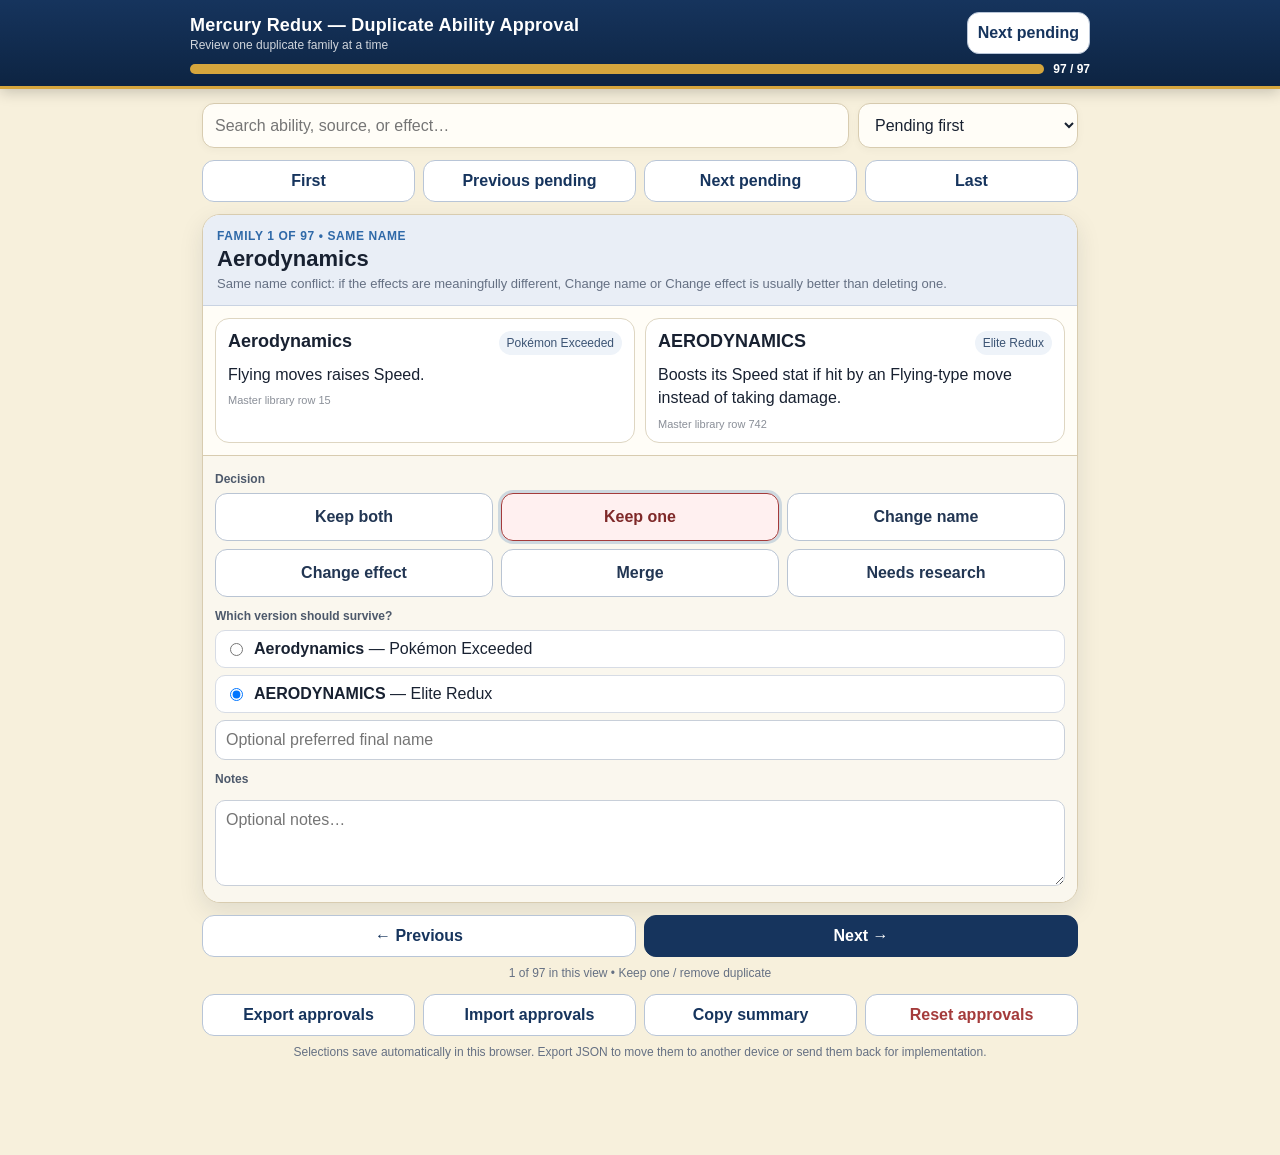
<file: ability-duplicate-approval.html>
<!doctype html>
<html lang="en">
<head>
<meta charset="utf-8">
<meta name="viewport" content="width=device-width,initial-scale=1,viewport-fit=cover">
<title>Mercury Redux — Duplicate Ability Approval</title>
<meta name="theme-color" content="#16345d">
<style>
:root{--navy:#16345d;--navy2:#0d2442;--cream:#f7f0dc;--paper:#fffdf7;--gold:#d6a63d;--line:#d8ccb0;--text:#182131;--muted:#657083;--green:#2f7d4b;--red:#a43b3b;--amber:#9a6b12;--blue:#2f69a8;--shadow:0 8px 24px rgba(17,35,61,.10)}
*{box-sizing:border-box} html{background:var(--cream);color:var(--text);font-family:-apple-system,BlinkMacSystemFont,"Segoe UI",Roboto,Arial,sans-serif} body{margin:0;min-height:100vh}
button,input,textarea,select{font:inherit} button{touch-action:manipulation}
.top{position:sticky;top:0;z-index:20;background:linear-gradient(180deg,var(--navy),var(--navy2));color:white;border-bottom:3px solid var(--gold);padding:12px 14px 10px;box-shadow:0 3px 14px rgba(0,0,0,.2)}
.toprow{max-width:900px;margin:auto;display:flex;gap:10px;align-items:center;justify-content:space-between}.title{font-weight:800;font-size:18px;letter-spacing:.2px}.sub{opacity:.8;font-size:12px;margin-top:2px}
.progressWrap{max-width:900px;margin:8px auto 0;display:grid;grid-template-columns:1fr auto;gap:9px;align-items:center}.progress{height:10px;border-radius:999px;background:#ffffff26;overflow:hidden}.progress>i{display:block;height:100%;width:0;background:var(--gold);transition:width .2s}.count{font-weight:700;font-size:12px}
.wrap{max-width:900px;margin:auto;padding:14px 12px 96px}
.controls{display:grid;grid-template-columns:1fr;gap:9px;margin-bottom:12px}.search,.filter{width:100%;border:1px solid var(--line);background:var(--paper);border-radius:12px;padding:12px;color:var(--text);box-shadow:0 2px 8px rgba(30,40,60,.04)}
.quick{display:grid;grid-template-columns:repeat(2,1fr);gap:8px}.quick button,.nav button,.toolbtn{border:1px solid #b8c5d7;background:#fff;border-radius:12px;padding:11px 10px;font-weight:700;color:var(--navy)}
.card{background:var(--paper);border:1px solid var(--line);border-radius:18px;box-shadow:var(--shadow);overflow:hidden}
.cardHead{background:#e9eef6;border-bottom:1px solid #c9d3e2;padding:14px}.eyebrow{font-size:12px;text-transform:uppercase;letter-spacing:.6px;color:var(--blue);font-weight:800}.familyTitle{font-size:22px;line-height:1.15;margin:3px 0 5px;font-weight:850}.hint{font-size:13px;color:var(--muted)}
.versions{padding:12px;display:grid;gap:10px}.version{border:1px solid #ded6c2;border-radius:14px;background:#fff;padding:12px}.vtop{display:flex;justify-content:space-between;gap:8px;align-items:flex-start}.vname{font-weight:850;font-size:18px}.source{font-size:12px;background:#eef3f9;color:#3c5474;border-radius:999px;padding:5px 8px;white-space:nowrap}.effect{margin-top:8px;line-height:1.45;white-space:pre-wrap}.master{margin-top:8px;font-size:11px;color:#8a8f98}
.approval{border-top:1px solid var(--line);padding:12px;background:#faf7ee}.label{display:block;font-size:12px;font-weight:800;color:#4d596b;margin:4px 0 7px}.actions{display:grid;grid-template-columns:repeat(2,1fr);gap:8px}.action{min-height:48px;border-radius:12px;border:1px solid #b9c4d3;background:#fff;font-weight:750;color:#223653;padding:8px}.action.active{outline:3px solid rgba(47,105,168,.22);border-color:var(--blue);background:#edf5ff}.action[data-action="keep-both"].active{border-color:var(--green);background:#edf8f0;color:#1f6138}.action[data-action="keep-one"].active{border-color:var(--red);background:#fff0f0;color:#7f2929}.action[data-action="change-name"].active,.action[data-action="change-effect"].active{border-color:var(--amber);background:#fff8df;color:#74520c}
.details{display:none;margin-top:12px}.details.show{display:block}.optionList{display:grid;gap:7px}.choice{display:flex;gap:8px;align-items:flex-start;border:1px solid #d7dce5;border-radius:10px;padding:9px;background:white}.choice input{margin-top:3px}.field{width:100%;border:1px solid #c8cfd9;border-radius:10px;padding:10px;background:#fff;margin-top:7px}.field.textarea{min-height:86px;resize:vertical}
.nav{display:grid;grid-template-columns:1fr 1fr;gap:8px;margin-top:12px}.nav button.primary{background:var(--navy);color:white;border-color:var(--navy)}.tools{margin-top:14px;display:grid;grid-template-columns:repeat(2,1fr);gap:8px}.toolbtn.danger{color:var(--red)}
.statusline{font-size:12px;color:var(--muted);margin-top:9px;text-align:center}.empty{padding:28px;text-align:center;background:#fff;border:1px solid var(--line);border-radius:16px}
@media(min-width:720px){.controls{grid-template-columns:1fr 220px}.quick{grid-template-columns:repeat(4,1fr)}.actions{grid-template-columns:repeat(3,1fr)}.versions{grid-template-columns:repeat(2,minmax(0,1fr))}.versions.three{grid-template-columns:repeat(3,minmax(0,1fr))}.tools{grid-template-columns:repeat(4,1fr)}}
</style>
</head>
<body>
<header class="top">
  <div class="toprow"><div><div class="title">Mercury Redux — Duplicate Ability Approval</div><div class="sub">Review one duplicate family at a time</div></div><button class="toolbtn" id="jumpPending">Next pending</button></div>
  <div class="progressWrap"><div class="progress"><i id="progressBar"></i></div><div class="count" id="progressCount">0 / 0</div></div>
</header>
<main class="wrap">
  <section class="controls">
    <input class="search" id="search" placeholder="Search ability, source, or effect…">
    <select class="filter" id="filter">
      <option value="pending">Pending first</option>
      <option value="all">All families</option>
      <option value="same-name">Same name</option>
      <option value="same-mechanic">Different names / same mechanic</option>
      <option value="reviewed">Reviewed only</option>
    </select>
  </section>
  <div class="quick">
    <button id="firstBtn">First</button><button id="prevPending">Previous pending</button><button id="nextPending">Next pending</button><button id="lastBtn">Last</button>
  </div>
  <div id="mount" style="margin-top:12px"></div>
  <div class="tools">
    <button class="toolbtn" id="exportBtn">Export approvals</button>
    <button class="toolbtn" id="importBtn">Import approvals</button>
    <button class="toolbtn" id="copyBtn">Copy summary</button>
    <button class="toolbtn danger" id="resetBtn">Reset approvals</button>
    <input type="file" id="importFile" accept="application/json" hidden>
  </div>
  <div class="statusline">Selections save automatically in this browser. Export JSON to move them to another device or send them back for implementation.</div>
</main>
<script>
const FAMILIES=[{"id":1,"group":"Aerodynamics","type":"same-name","versions":[{"name":"Aerodynamics","source":"Pokémon Exceeded","effect":"Flying moves raises Speed.","masterRow":15},{"name":"AERODYNAMICS","source":"Elite Redux","effect":"Boosts its Speed stat if hit by an Flying-type move instead of taking damage.","masterRow":742}],"reviewIndex":1},{"id":2,"group":"Air Blower","type":"same-name","versions":[{"name":"Air Blower","source":"Pokémon Exceeded","effect":"Summons Tailwind on entry.","masterRow":140},{"name":"AIR BLOWER","source":"Elite Redux","effect":"Sets Tailwind for 5 turns when entering battle.","masterRow":780}],"reviewIndex":2},{"id":3,"group":"Amphibious","type":"same-name","versions":[{"name":"Amphibious","source":"Pokémon Exceeded","effect":"Ups Water-, Poison- & Ground.","masterRow":92},{"name":"AMPHIBIOUS","source":"Elite Redux","effect":"Water-type moves gain 1.5x power.","masterRow":757}],"reviewIndex":3},{"id":4,"group":"Amplifier","type":"same-name","versions":[{"name":"Amplifier","source":"Pokémon Exceeded","effect":"Sound-based moves hit all foes.","masterRow":81},{"name":"Amplifier","source":"Pokémon Insurgence","effect":"Sound-based moves are boosted by 1.25x.","masterRow":940},{"name":"AMPLIFIER","source":"Elite Redux","effect":"Sound-based moves now target all foes [Affected moves: Hyper Voice, Boomburst, Bug Buzz, Chatter, Confide, Disarming Voice, Echoed Voice, Eerie Spell, Grass Whistle, Metal Sound, Noble Roar, Parting Shot, Roar, Round, Screech, Sing, Snore, Supersonic, Uproar etc.]. Also boosts power by 30%.","masterRow":838}],"reviewIndex":4},{"id":5,"group":"Ancient Idol","type":"same-name","versions":[{"name":"Ancient Idol","source":"Pokémon Exceeded","effect":"Uses defensive stats instead.","masterRow":130},{"name":"ANCIENT IDOL","source":"Elite Redux","effect":"The Pokémon uses its Def/SpDef stat and stages during physical/special moves.","masterRow":746}],"reviewIndex":5},{"id":6,"group":"Antarctic Bird","type":"same-name","versions":[{"name":"Antarctic Bird","source":"Pokémon Exceeded","effect":"Ups Water-, Ice- & Flying-type.","masterRow":159},{"name":"ANTARCTIC BIRD","source":"Elite Redux","effect":"Ice and Flying-type moves gain 1.3x power.","masterRow":738}],"reviewIndex":6},{"id":7,"group":"Aquatic","type":"same-name","versions":[{"name":"Aquatic","source":"Pokémon Exceeded","effect":"Adds Water-type to Pokémon.","masterRow":97},{"name":"AQUATIC","source":"Elite Redux","effect":"Adds the Water-type to the Pokémon, in addition to the Pokémon's original type(s).","masterRow":754}],"reviewIndex":7},{"id":8,"group":"Artillery","type":"same-name","versions":[{"name":"Artillery","source":"Pokémon Exceeded","effect":"Some moves cannot miss.","masterRow":16},{"name":"ARTILLERY","source":"Elite Redux","effect":"Beam, pump, cannon, zooka, shot, aura and pulse moves cannot miss and single-target moves hit both foes.","masterRow":837}],"reviewIndex":8},{"id":9,"group":"Aurora Borealis","type":"same-name","versions":[{"name":"Aurora Borealis","source":"Pokémon Exceeded","effect":"Summons an aurora veil.","masterRow":133},{"name":"AURORA BOREALIS","source":"Elite Redux","effect":"Ice-type moves gain STAB. No damage from Hailstorm.","masterRow":751}],"reviewIndex":9},{"id":10,"group":"Avenger","type":"same-name","versions":[{"name":"Avenger","source":"Pokémon Exceeded","effect":"Avenges KOed ally.","masterRow":17},{"name":"AVENGER","source":"Elite Redux","effect":"Boosts the power of the move by 50% if a Pokémon from the user's party has fainted in the previous turn.","masterRow":752}],"reviewIndex":10},{"id":11,"group":"Bad Company","type":"same-name","versions":[{"name":"Bad Company","source":"Radical Red Showdown mod","effect":"Prevents self-lowering stat drops and recoil.","masterRow":908},{"name":"BAD COMPANY","source":"Elite Redux","effect":"*NO USE* Prevents self lowering stat drops and recoil.","masterRow":829}],"reviewIndex":11},{"id":12,"group":"Bad Luck","type":"same-name","versions":[{"name":"Bad Luck","source":"Pokémon Exceeded","effect":"Spreads bad luck.","masterRow":18},{"name":"BAD LUCK","source":"Elite Redux","effect":"Enemies can't critically hit and have decreased accuracy of 5%.","masterRow":794}],"reviewIndex":12},{"id":13,"group":"Big Leaves","type":"same-name","versions":[{"name":"Big Leaves","source":"Pokémon Exceeded","effect":"Absorbs poor sunlight.","masterRow":23},{"name":"BIG LEAVES","source":"Elite Redux","effect":"Solar Beam/Blade doesn't need to charge; Synthesis recovers twice as much HP; Growth doubles stat changes; Chlorophyll, Harvest, Leaf Guard and Solar Power are activated.","masterRow":834}],"reviewIndex":13},{"id":14,"group":"Blademaster","type":"same-name","versions":[{"name":"Blademaster","source":"Pokémon Exceeded","effect":"May parry or counter attack.","masterRow":126},{"name":"Blademaster","source":"Radical Red Showdown mod","effect":"(effect description missing)","masterRow":909}],"reviewIndex":14},{"id":15,"group":"BLITZ BOXER","type":"same-name","versions":[{"name":"BLITZ BOXER","source":"Elite Redux","effect":"Punching moves go first.","masterRow":737},{"name":"BLITZ BOXER","source":"Inclement Emerald","effect":"Punching moves go first","masterRow":727}],"reviewIndex":15},{"id":16,"group":"Bone Zone","type":"same-name","versions":[{"name":"Bone Zone","source":"Radical Red Showdown mod","effect":"Bone moves ignore immunities and deal double damage on not very effective.","masterRow":912},{"name":"BONE ZONE","source":"Elite Redux","effect":"Bone-Based moves ignore immunities and also deal double damage on not very effective.","masterRow":813}],"reviewIndex":16},{"id":17,"group":"CHLOROPLAST","type":"same-name","versions":[{"name":"CHLOROPLAST","source":"Elite Redux","effect":"Moves function as if it's sunny, regardless of weather","masterRow":728},{"name":"CHLOROPLAST","source":"Inclement Emerald","effect":"Moves function as if it's sunny, regardless of weather","masterRow":718}],"reviewIndex":17},{"id":18,"group":"Christmas Spirit","type":"same-name","versions":[{"name":"Christmas Spirit","source":"Pokémon Exceeded","effect":"Reduce damage in hail.","masterRow":110},{"name":"CHRISTMAS SPIRIT","source":"Elite Redux","effect":"The Pokémon is protected by a mysterious force that reduces all incoming damage by 50% during a hailstorm.","masterRow":743}],"reviewIndex":18},{"id":19,"group":"Coil Up","type":"same-name","versions":[{"name":"Coil Up","source":"Pokémon Exceeded","effect":"Ups biting move priority.","masterRow":120},{"name":"COIL UP","source":"Elite Redux","effect":"The Pokémon enters the battlefield coiled up. Coil: The next time the Pokémon uses a biting move, its priority is increased 1.","masterRow":762}],"reviewIndex":19},{"id":20,"group":"Crystallize","type":"same-name","versions":[{"name":"Crystallize","source":"Pokémon Exceeded","effect":"Rock moves become Ice.","masterRow":134},{"name":"CRYSTALLIZE","source":"Elite Redux","effect":"All Rock-type moves used by the Pokémon become Ice-type and receive a 10% power boost.","masterRow":740}],"reviewIndex":20},{"id":21,"group":"Dragonfly","type":"same-name","versions":[{"name":"Dragonfly","source":"Pokémon Exceeded","effect":"Adds Dragon-type to Pokémon.","masterRow":96},{"name":"DRAGONFLY","source":"Elite Redux","effect":"Adds the Dragon-type to the Pokémon, in addition to the Pokémon's original type(s). Immune to Ground-type moves.","masterRow":772}],"reviewIndex":21},{"id":22,"group":"Dragonslayer","type":"same-name","versions":[{"name":"Dragonslayer","source":"Pokémon Exceeded","effect":"Ups damage on Dragon.","masterRow":157},{"name":"DRAGONSLAYER","source":"Elite Redux","effect":"Increases the damage dealt against Dragon-type Pokémon by 50%.","masterRow":773}],"reviewIndex":22},{"id":23,"group":"Dreamcatcher","type":"same-name","versions":[{"name":"Dreamcatcher","source":"Pokémon Exceeded","effect":"Powers up for each asleep.","masterRow":45},{"name":"DREAMCATCHER","source":"Elite Redux","effect":"Boosts power of moves by 50% if a Pokemon is asleep on the field.","masterRow":765}],"reviewIndex":23},{"id":24,"group":"Earthbound","type":"same-name","versions":[{"name":"Earthbound","source":"Pokémon Exceeded","effect":"Boosts Ground moves.","masterRow":141},{"name":"EARTHBOUND","source":"Elite Redux","effect":"Increases own Ground-type attacks by 25%.","masterRow":759}],"reviewIndex":24},{"id":25,"group":"Electric Burst","type":"same-name","versions":[{"name":"Electric Burst","source":"Pokémon Exceeded","effect":"Ups Electric but recoil.","masterRow":115},{"name":"ELECTRIC BURST","source":"Elite Redux","effect":"The Pokémon's Electric-type moves are boosted by 35%, but the Pokémon takes 10% of damage dealt.","masterRow":796}],"reviewIndex":25},{"id":26,"group":"Electrocytes","type":"same-name","versions":[{"name":"Electrocytes","source":"Pokémon Exceeded","effect":"Adds Electric-type to Pokémon.","masterRow":131},{"name":"ELECTROCYTES","source":"Elite Redux","effect":"Increases the power of Electric-type moves by 25%.","masterRow":741}],"reviewIndex":26},{"id":27,"group":"Fatal Precision","type":"same-name","versions":[{"name":"Fatal Precision","source":"Radical Red Showdown mod","effect":"Super Effective Moves from this Pokemon can’t miss and receive a 20% damage boost.","masterRow":916},{"name":"FATAL PRECISION","source":"Elite Redux","effect":"Super Effective Moves from this Pokemon can’t miss and receive a 20% damage boost.","masterRow":800}],"reviewIndex":27},{"id":28,"group":"Feline Prowess","type":"same-name","versions":[{"name":"Feline Prowess","source":"Radical Red Showdown mod","effect":"This Pokemon's Sp. Atk is doubled.","masterRow":917},{"name":"FELINE PROWESS","source":"Elite Redux","effect":"Doubles Special Attack (special Huge/Pure Power).","masterRow":761}],"reviewIndex":28},{"id":29,"group":"Field Explorer","type":"same-name","versions":[{"name":"Field Explorer","source":"Pokémon Exceeded","effect":"Boosts field moves.","masterRow":91},{"name":"FIELD EXPLORER","source":"Elite Redux","effect":"Increases the power of field moves by 25%. [Affected moves: Dig, Headbutt, Secret Power, Chatter, Fly, Cut, Strength, Surf, Waterfall, Rock Climb, Flash, Whirlpool, Dive]","masterRow":820}],"reviewIndex":29},{"id":30,"group":"Flock","type":"same-name","versions":[{"name":"Flock","source":"Pokémon Exceeded","effect":"Ups Flying moves in a pinch.","masterRow":2},{"name":"FLOCK","source":"Elite Redux","effect":"Overgrow for Flying moves.","masterRow":819}],"reviewIndex":30},{"id":31,"group":"Fossilized","type":"same-name","versions":[{"name":"Fossilized","source":"Pokémon Exceeded","effect":"Adds Rock-type to Pokémon.","masterRow":61},{"name":"FOSSILIZED","source":"Elite Redux","effect":"Only takes half damage from Rock-type moves. Boosts Rock-type moves by 10%.","masterRow":763}],"reviewIndex":31},{"id":32,"group":"Giant Wings","type":"same-name","versions":[{"name":"Giant Wings","source":"Pokémon Exceeded","effect":"Boosts wind & wing moves.","masterRow":29},{"name":"GIANT WINGS","source":"Elite Redux","effect":"Boosts all air, wing and wind moves by 25%, including Twister, Hurricane and Heat Wave.","masterRow":831}],"reviewIndex":32},{"id":33,"group":"Grip Pincer","type":"same-name","versions":[{"name":"Grip Pincer","source":"Pokémon Exceeded","effect":"May clamps the foe.","masterRow":60},{"name":"GRIP PINCER","source":"Elite Redux","effect":"Contact moves have 50% chance to trap the foe for two to three turns. If the target is trapped, contact moves bypass target's Defense and accuracy check.","masterRow":833}],"reviewIndex":33},{"id":34,"group":"Growing Tooth","type":"same-name","versions":[{"name":"Growing Tooth","source":"Pokémon Exceeded","effect":"Ups Attack after fang moves.","masterRow":129},{"name":"GROWING TOOTH","source":"Elite Redux","effect":"Increases the Attack stat by one stage after using a fang move.","masterRow":749}],"reviewIndex":34},{"id":35,"group":"Half Drake","type":"same-name","versions":[{"name":"Half Drake","source":"Pokémon Exceeded","effect":"Adds Dragon-type to Pokémon.","masterRow":146},{"name":"HALF DRAKE","source":"Elite Redux","effect":"Adds the Dragon-type to the Pokémon, in addition to the Pokémon's original type(s).","masterRow":770}],"reviewIndex":35},{"id":36,"group":"Haunted Spirit","type":"same-name","versions":[{"name":"Haunted Spirit","source":"Pokémon Exceeded","effect":"Curses the attacker.","masterRow":124},{"name":"HAUNTED SPIRIT","source":"Elite Redux","effect":"When the Pokémon faints by a damaging move from an opposing Pokémon, the attacker becomes cursed.","masterRow":795}],"reviewIndex":36},{"id":37,"group":"Hydrate","type":"same-name","versions":[{"name":"Hydrate","source":"Pokémon Exceeded","effect":"Normal moves turn Water.","masterRow":10},{"name":"HYDRATE","source":"Elite Redux","effect":"All Normal-type moves used by the Pokémon become Water-type and receive a 10% power boost.","masterRow":775}],"reviewIndex":37},{"id":38,"group":"Hypnotist","type":"same-name","versions":[{"name":"Hypnotist","source":"Pokémon Exceeded","effect":"Boost Hypnosis accuracy.","masterRow":136},{"name":"HYPNOTIST","source":"Elite Redux","effect":"Increases Hypnosis accuracy by 50%.","masterRow":787}],"reviewIndex":38},{"id":39,"group":"Ice Dew","type":"same-name","versions":[{"name":"Ice Dew","source":"Pokémon Exceeded","effect":"Powers up if hit by ice.","masterRow":31},{"name":"ICE DEW","source":"Elite Redux","effect":"Immune to Ice-type moves. Instead of being hit by Ice-type moves, it boosts its Attack or Sp. Attack stat (which is higher).","masterRow":839}],"reviewIndex":39},{"id":40,"group":"Impenetrable","type":"same-name","versions":[{"name":"Impenetrable","source":"Pokémon Exceeded","effect":"Only damaged by attacks.","masterRow":54},{"name":"IMPENETRABLE","source":"Elite Redux","effect":"Takes no indirect damage.","masterRow":786}],"reviewIndex":40},{"id":41,"group":"Inflatable","type":"same-name","versions":[{"name":"Inflatable","source":"Pokémon Exceeded","effect":"Fire or Flying ups defensive.","masterRow":118},{"name":"INFLATABLE","source":"Elite Redux","effect":"When the Pokémon is hit by Fire-type or Flying-type moves, its Defense and Special Defense stats are increased by one stage.","masterRow":750}],"reviewIndex":41},{"id":42,"group":"Intoxicate","type":"same-name","versions":[{"name":"Intoxicate","source":"Pokémon Exceeded","effect":".","masterRow":441},{"name":"Intoxicate","source":"Pokémon Insurgence","effect":"Normal-type moves become Poison-type and receive a 30% power boost.","masterRow":948},{"name":"INTOXICATE","source":"Elite Redux","effect":"All Normal-type moves used by the Pokémon to become Poison-type and receive a 10% power boost.","masterRow":785}],"reviewIndex":42},{"id":43,"group":"Juggernaut","type":"same-name","versions":[{"name":"Juggernaut","source":"Pokémon Exceeded","effect":"More Defense more damage.","masterRow":46},{"name":"JUGGERNAUT","source":"Elite Redux","effect":"Contact moves use 20% of its Defense stat additionally. Also, the Pokémon cannot be paralyzed.","masterRow":781}],"reviewIndex":43},{"id":44,"group":"KEEN EDGE","type":"same-name","versions":[{"name":"KEEN EDGE","source":"Elite Redux","effect":"Cutting moves do 30% more damage","masterRow":731},{"name":"KEEN EDGE","source":"Inclement Emerald","effect":"Cutting moves do 30% more damage","masterRow":721}],"reviewIndex":44},{"id":45,"group":"Lead Coat","type":"same-name","versions":[{"name":"Lead Coat","source":"Pokémon Exceeded","effect":"Triples weight.","masterRow":34},{"name":"LEAD COAT","source":"Elite Redux","effect":"Triples the Pokémon's weight. Increases the Defense stat by 40%, but decreases Speed stat by 10%.","masterRow":756}],"reviewIndex":45},{"id":46,"group":"Liquified","type":"same-name","versions":[{"name":"Liquified","source":"Pokémon Exceeded","effect":"Tougher but washable.","masterRow":111},{"name":"LIQUIFIED","source":"Elite Redux","effect":"Takes half damage from contact moves. Takes 2x damage from Water-type moves.","masterRow":771}],"reviewIndex":46},{"id":47,"group":"Loud Bang","type":"same-name","versions":[{"name":"Loud Bang","source":"Pokémon Exceeded","effect":"Sound-based moves confuse.","masterRow":98},{"name":"LOUD BANG","source":"Elite Redux","effect":"There is a 50% chance that the enemy will become confused when affected by the Pokémon's sound-based damaging moves.","masterRow":755}],"reviewIndex":47},{"id":48,"group":"Lunar Eclipse","type":"same-name","versions":[{"name":"Lunar Eclipse","source":"Pokémon Exceeded","effect":"Boosts Fairy-type moves.","masterRow":176},{"name":"LUNAR ECLIPSE","source":"Elite Redux","effect":"The Pokémon's Fairy- and Dark-type moves gain same-type attack bonus regardless the Pokémon's typing. Hypnosis has its Accuracy increased by 50%.","masterRow":825}],"reviewIndex":48},{"id":49,"group":"Magical Dust","type":"same-name","versions":[{"name":"Magical Dust","source":"Pokémon Exceeded","effect":"Leaves magic powder on contact.","masterRow":95},{"name":"MAGICAL DUST","source":"Elite Redux","effect":"When is hit by contact move, it leaves a Magic Powder that adds Psychic-type to the target.","masterRow":764}],"reviewIndex":49},{"id":50,"group":"Majestic Bird","type":"same-name","versions":[{"name":"Majestic Bird","source":"Pokémon Exceeded","effect":"Raises Sp. Attack stat.","masterRow":63},{"name":"MAJESTIC BIRD","source":"Elite Redux","effect":"Boosts Special Attack by 50%.","masterRow":783}],"reviewIndex":50},{"id":51,"group":"Majestic Moth","type":"same-name","versions":[{"name":"Majestic Moth","source":"Pokémon Exceeded","effect":"Ups highest stat on entry.","masterRow":132},{"name":"MAJESTIC MOTH","source":"Elite Redux","effect":"Increases the highest stat by one stage upon entering the battlefield.","masterRow":790}],"reviewIndex":51},{"id":52,"group":"Mineralize","type":"same-name","versions":[{"name":"Mineralize","source":"Pokémon Exceeded","effect":"Normal moves become Rock.","masterRow":637},{"name":"MINERALIZE","source":"Elite Redux","effect":"All Normal-type moves used by the Pokémon become Rock-type and receive a 10% power boost.","masterRow":864}],"reviewIndex":52},{"id":53,"group":"Molten Down","type":"same-name","versions":[{"name":"Molten Down","source":"Pokémon Exceeded","effect":"Fire hit Rock-type.","masterRow":150},{"name":"MOLTEN DOWN","source":"Elite Redux","effect":"The Pokémon's Fire-type moves become super effective against Rock-type.","masterRow":817}],"reviewIndex":53},{"id":54,"group":"Momentum","type":"same-name","versions":[{"name":"Momentum","source":"Pokémon Exceeded","effect":"Contact moves use Speed.","masterRow":37},{"name":"MOMENTUM","source":"Elite Redux","effect":"Contact moves use Speed stat instead for the damage calculation (counts Speed stage-modifiers).","masterRow":832}],"reviewIndex":54},{"id":55,"group":"Mountaineer","type":"same-name","versions":[{"name":"Mountaineer","source":"Radical Red Showdown mod","effect":"This Pokemon is immune to Rock; Avoids Stealth Rock.","masterRow":918},{"name":"MOUNTAINEER","source":"Elite Redux","effect":"Immune to Rock attacks and Stealth Rocks.","masterRow":774}],"reviewIndex":55},{"id":56,"group":"Multi Headed","type":"same-name","versions":[{"name":"Multi Headed","source":"Pokémon Exceeded","effect":"Each head attacks.","masterRow":79},{"name":"MULTI HEADED","source":"Elite Redux","effect":"Hit two or three times depending on the number of heads with single target moves, dealing 25% or 33% more damage. (Doesn't work with multi-hit moves like Comet Punch).","masterRow":807}],"reviewIndex":56},{"id":57,"group":"Mystic Power","type":"same-name","versions":[{"name":"Mystic Power","source":"Pokémon Exceeded","effect":"Boosts all moves's type.","masterRow":152},{"name":"MYSTIC POWER","source":"Elite Redux","effect":"All Pokémon's moves gain the same-type attack bonus (STAB) regardless the Pokémon's typing.","masterRow":747}],"reviewIndex":57},{"id":58,"group":"Nocturnal","type":"same-name","versions":[{"name":"Nocturnal","source":"Pokémon Exceeded","effect":"Boosts stats at night.","masterRow":51},{"name":"NOCTURNAL","source":"Elite Redux","effect":"Boosts Dark-type moves by 25%, takes 25% less from Dark and Fairy","masterRow":766}],"reviewIndex":58},{"id":59,"group":"North Wind","type":"same-name","versions":[{"name":"North Wind","source":"Pokémon Exceeded","effect":"Adds Ice-type to Pokémon.","masterRow":65},{"name":"NORTH WIND","source":"Elite Redux","effect":"Sets Aurora Veil on entry. Immune to Hail damage.","masterRow":808}],"reviewIndex":59},{"id":60,"group":"Overwhelm","type":"same-name","versions":[{"name":"Overwhelm","source":"Pokémon Exceeded","effect":"Hits Fairy-type Pokémon.","masterRow":53},{"name":"OVERWHELM","source":"Elite Redux","effect":"The Pokémon can hit Fairy-type Pokémon with Dragon-type moves. Also blocks Intimidate and Scare.","masterRow":788}],"reviewIndex":60},{"id":61,"group":"Perfectionist","type":"same-name","versions":[{"name":"Perfectionist","source":"Pokémon Exceeded","effect":"Boosts weaker moves.","masterRow":160},{"name":"PERFECTIONIST","source":"Elite Redux","effect":"Ups crit by +1 for moves with BP 50 or less. Ups crit rate by +1 and priority by +1 for moves with BP 25 or less.","masterRow":748}],"reviewIndex":61},{"id":62,"group":"Permafrost","type":"same-name","versions":[{"name":"Permafrost","source":"Pokémon Exceeded","effect":"Weakens “supereffective”.","masterRow":7},{"name":"PERMAFROST","source":"Elite Redux","effect":"Reduces damage taken from super-effective attacks by 25%","masterRow":777}],"reviewIndex":62},{"id":63,"group":"Phantom","type":"same-name","versions":[{"name":"Phantom","source":"Pokémon Exceeded","effect":"Adds Ghost-type to Pokémon.","masterRow":39},{"name":"PHANTOM","source":"Elite Redux","effect":"Adds the Ghost-type to the Pokémon, in addition to the Pokémon's original type(s).","masterRow":784}],"reviewIndex":63},{"id":64,"group":"placeholder","type":"same-name","versions":[{"name":"placeholder","source":"Pokémon Exceeded","effect":"Bites may badly poison.","masterRow":48},{"name":"placeholder","source":"Pokémon Exceeded","effect":"Decoys after weakened.","masterRow":262},{"name":"placeholder","source":"Pokémon Exceeded","effect":".","masterRow":354}],"reviewIndex":64},{"id":65,"group":"Poison Absorb","type":"same-name","versions":[{"name":"Poison Absorb","source":"Pokémon Exceeded","effect":"Changes poison into HP.","masterRow":66},{"name":"POISON ABSORB","source":"Elite Redux","effect":"Restore 1/4 HP when hit by Poison-type moves.","masterRow":804}],"reviewIndex":65},{"id":66,"group":"Power Core","type":"same-name","versions":[{"name":"Power Core","source":"Pokémon Exceeded","effect":"More defensive more damage.","masterRow":167},{"name":"POWER CORE","source":"Elite Redux","effect":"The Pokémon uses 25% of its Defense stat during physical moves and Special Defense stat during special moves in addition to the default stat. (Defense and Special Defense stat stages still affects these percentage).","masterRow":827}],"reviewIndex":66},{"id":67,"group":"POWER FISTS","type":"same-name","versions":[{"name":"POWER FISTS","source":"Elite Redux","effect":"Punching moves do special damage and get 30% boost","masterRow":733},{"name":"POWER FISTS","source":"Inclement Emerald","effect":"Punching moves do special damage","masterRow":723}],"reviewIndex":67},{"id":68,"group":"Precise Fist","type":"same-name","versions":[{"name":"Precise Fist","source":"Pokémon Exceeded","effect":"Ups punches precision.","masterRow":8},{"name":"PRECISE FIST","source":"Elite Redux","effect":"Punching moves have critical rate increased by +1 and have double the chance of secondary effects.","masterRow":835}],"reviewIndex":68},{"id":69,"group":"Primal Armor","type":"same-name","versions":[{"name":"Primal Armor","source":"Radical Red Showdown mod","effect":"This Pokemon receives 1/2 damage from supereffective attacks.","masterRow":922},{"name":"PRIMAL ARMOR","source":"Elite Redux","effect":"Reduces damage taken from super-effective attacks by 50%","masterRow":778}],"reviewIndex":69},{"id":70,"group":"PRISM SCALES","type":"same-name","versions":[{"name":"PRISM SCALES","source":"Elite Redux","effect":"Reduces special damage taken by 30%","masterRow":732},{"name":"PRISM SCALES","source":"Inclement Emerald","effect":"Reduces special damage taken by 30%","masterRow":722}],"reviewIndex":70},{"id":71,"group":"Psychic Mind","type":"same-name","versions":[{"name":"Psychic Mind","source":"Pokémon Exceeded","effect":"Ups and resists Psychic-type.","masterRow":76},{"name":"PSYCHIC MIND","source":"Elite Redux","effect":"Boosts the power of Psychic-type moves by 25%.","masterRow":803}],"reviewIndex":71},{"id":72,"group":"PYROMANCY","type":"same-name","versions":[{"name":"PYROMANCY","source":"Elite Redux","effect":"Fire attacks are 5x more likely to inflict a burn","masterRow":730},{"name":"PYROMANCY","source":"Inclement Emerald","effect":"Fire attacks are 5x more likely to inflict a burn","masterRow":720}],"reviewIndex":72},{"id":73,"group":"Rampage","type":"same-name","versions":[{"name":"Rampage","source":"Pokémon Exceeded","effect":"Moves have no recharge.","masterRow":4},{"name":"RAMPAGE","source":"Elite Redux","effect":"If a recharge move KOs the foe, it doesn't need to recharge.","masterRow":735},{"name":"RAMPAGE","source":"Inclement Emerald","effect":"If a recharge move KOs the foe, it doesn't need to recharge.","masterRow":725}],"reviewIndex":73},{"id":74,"group":"Sage Power","type":"same-name","versions":[{"name":"Sage Power","source":"Radical Red Showdown mod","effect":"This Pokemon's Sp. Atk is 1.5x, but it can only select the first move it executes.","masterRow":924},{"name":"SAGE POWER","source":"Elite Redux","effect":"Automatically locked into the first move chosen, but boosts Special Attack by 1.5x (Gorilla Tactics for Special moves)","masterRow":812}],"reviewIndex":74},{"id":75,"group":"SAND SONG","type":"same-name","versions":[{"name":"SAND SONG","source":"Elite Redux","effect":"Sound moves become Ground type. No damage boost.","masterRow":734},{"name":"SAND SONG","source":"Inclement Emerald","effect":"Sound moves become Ground type. No damage boost.","masterRow":724}],"reviewIndex":75},{"id":76,"group":"Scavenger","type":"same-name","versions":[{"name":"Scavenger","source":"Pokémon Exceeded","effect":"KOs restore some HP.","masterRow":50},{"name":"SCAVENGER","source":"Elite Redux","effect":"Heals 1/4 HP when defeating an enemy.","masterRow":805}],"reviewIndex":76},{"id":77,"group":"Sea Guardian","type":"same-name","versions":[{"name":"Sea Guardian","source":"Pokémon Exceeded","effect":"Ups offensive stat in rain.","masterRow":68},{"name":"SEA GUARDIAN","source":"Elite Redux","effect":"Ups highest stat on entry when it rains.","masterRow":816}],"reviewIndex":77},{"id":78,"group":"Seaweed","type":"same-name","versions":[{"name":"Seaweed","source":"Pokémon Exceeded","effect":"Grass resists fire.","masterRow":82},{"name":"SEAWEED","source":"Elite Redux","effect":"Grass-type takes neutral damage from Fire-type moves. Deals neutral damage against Fire-type with Grass-type moves.","masterRow":802}],"reviewIndex":78},{"id":79,"group":"Self Sufficient","type":"same-name","versions":[{"name":"Self Sufficient","source":"Radical Red Showdown mod","effect":"At the end of every turn, this Pokemon restores 1/16 of its max HP.","masterRow":925},{"name":"SELF SUFFICIENT","source":"Elite Redux","effect":"Heals 1/16 at the end of every turn.","masterRow":767}],"reviewIndex":79},{"id":80,"group":"Short Circuit","type":"same-name","versions":[{"name":"Short Circuit","source":"Pokémon Exceeded","effect":"Ups Elect. moves in a pinch.","masterRow":3},{"name":"SHORT CIRCUIT","source":"Elite Redux","effect":"Overgrow for Electric moves.","masterRow":782}],"reviewIndex":80},{"id":81,"group":"Sighting System","type":"same-name","versions":[{"name":"Sighting System","source":"Pokémon Exceeded","effect":"Trades Accuracy for priority.","masterRow":180},{"name":"SIGHTING SYSTEM","source":"Elite Redux","effect":"When the Pokémon uses a move with Accuracy of 50% or lower, the move will have 100% Accuracy, but have its priority decreased by 3.","masterRow":828}],"reviewIndex":81},{"id":82,"group":"Solar Flare","type":"same-name","versions":[{"name":"Solar Flare","source":"Pokémon Exceeded","effect":"Boosts Fire-type moves.","masterRow":175},{"name":"SOLAR FLARE","source":"Elite Redux","effect":"The Pokémon's Fire-type moves gain same-type attack bonus regardless the Pokémon's typing. The Pokémon does not need a turn to charge to use Solar Beam and Solar Blade and Morning Sun recovers twice as much HP.","masterRow":826}],"reviewIndex":82},{"id":83,"group":"Solenoglyphs","type":"same-name","versions":[{"name":"Solenoglyphs","source":"Pokémon Exceeded","effect":"Ups biting dmg & effect.","masterRow":311},{"name":"SOLENOGLYPHS","source":"Elite Redux","effect":"Biting moves have a 50% chance of badly poisoning the target.","masterRow":798}],"reviewIndex":83},{"id":84,"group":"Soul Eater","type":"same-name","versions":[{"name":"Soul Eater","source":"Pokémon Exceeded","effect":"Absorbs wisps.","masterRow":142},{"name":"SOUL EATER","source":"Elite Redux","effect":"Whenever another Pokémon faints, restores 25% of its maximum HP.","masterRow":791}],"reviewIndex":84},{"id":85,"group":"Spectralize","type":"same-name","versions":[{"name":"Spectralize","source":"Pokémon Exceeded","effect":"Normal moves become Ghost.","masterRow":705},{"name":"SPECTRALIZE","source":"Elite Redux","effect":"All Normal-type moves used by the Pokémon become Ghost-type and receive a 10% power boost.","masterRow":853}],"reviewIndex":85},{"id":86,"group":"Speed Force","type":"same-name","versions":[{"name":"Speed Force","source":"Pokémon Exceeded","effect":"More Speed more damage.","masterRow":62},{"name":"SPEED FORCE","source":"Elite Redux","effect":"Contact moves use 20% of its Speed stat additionally.","masterRow":815}],"reviewIndex":86},{"id":87,"group":"Spider Lair","type":"same-name","versions":[{"name":"Spider Lair","source":"Pokémon Exceeded","effect":"Sets Sticky Web in battle.","masterRow":94},{"name":"SPIDER LAIR","source":"Elite Redux","effect":"Sets up Sticky Web on entry.","masterRow":799}],"reviewIndex":87},{"id":88,"group":"Striker","type":"same-name","versions":[{"name":"Striker","source":"Radical Red Showdown mod","effect":"This Pokemon's kick-based attacks have their power multiplied by 1.3.","masterRow":926},{"name":"STRIKER","source":"Elite Redux","effect":"Boosts kicking moves by 1.3x. Moves affected by Striker: Blaze Kick, Jump Kick, High Jump Kick, Triple Axel, Triple Kick, Stomp, Mega Kick, Low Kick, Rolling Kick, Trop Kick, Pyro Ball, High Horsepower, Double Kick, Thunderous Kick.","masterRow":821}],"reviewIndex":88},{"id":89,"group":"Sweet Dreams","type":"same-name","versions":[{"name":"Sweet Dreams","source":"Pokémon Exceeded","effect":"Heals sleeping Pokémon.","masterRow":105},{"name":"SWEET DREAMS","source":"Elite Redux","effect":"At the end of each turn, each sleeping allies restores 1/8 HP. Your side is immune to opposing Bad Dreams.","masterRow":793}],"reviewIndex":89},{"id":90,"group":"Twisted Dimension","type":"same-name","versions":[{"name":"Twisted Dimension","source":"Pokémon Exceeded","effect":"Summons Trick Room.","masterRow":149},{"name":"TWISTED DIMENSION","source":"Elite Redux","effect":"Summons Trick Room on entry.","masterRow":806}],"reviewIndex":90},{"id":91,"group":"VENGEANCE","type":"same-name","versions":[{"name":"VENGEANCE","source":"Elite Redux","effect":"Overgrow for Ghost moves.","masterRow":736},{"name":"VENGEANCE","source":"Inclement Emerald","effect":"Overgrow for Ghost moves.","masterRow":726}],"reviewIndex":91},{"id":92,"group":"Weather Control","type":"same-name","versions":[{"name":"Weather Control","source":"Pokémon Exceeded","effect":"Negates weather-related moves.","masterRow":88},{"name":"WEATHER CONTROL","source":"Elite Redux","effect":"Negates all moves related to weather condition from opposing Pokémon. [Affected moves: Thunder, Blizzard, Solar Beam, Solar Blade, Hurricane]","masterRow":814}],"reviewIndex":92},{"id":93,"group":"Whiteout","type":"same-name","versions":[{"name":"Whiteout","source":"Pokémon Exceeded","effect":"Boosts Ice-type moves.","masterRow":439},{"name":"WHITEOUT","source":"Elite Redux","effect":"Boosts the power of Ice attacks in Hail by 50%","masterRow":729},{"name":"WHITEOUT","source":"Inclement Emerald","effect":"Boosts the power of Ice attacks in Hail by 50%","masterRow":719}],"reviewIndex":93},{"id":94,"group":"Wildfire","type":"same-name","versions":[{"name":"Wildfire","source":"Pokémon Exceeded","effect":"Boosts power on cursed terrain.","masterRow":245},{"name":"Wildfire","source":"Pokémon Rejuvenation","effect":"At end of turn, non-Fire opponents lose 1/16 max HP; damage becomes 1/8 if the foe is burned or the user is in Fire Spin, and burned targets take 1.5x damage from the user's moves; fields can further modify it.","masterRow":959}],"reviewIndex":94},{"id":98,"group":"First-turn 1.5x Speed + 1.2x Attack","type":"same-mechanic","versions":[{"name":"Bull Rush","source":"Radical Red Showdown mod","effect":"On the first turn this Pokemon is out on the field for, it gets a 1.5x Speed boost and a 1.2x Attack boost.","masterRow":913},{"name":"Quill Rush","source":"Radical Red Showdown mod","effect":"On the first turn this Pokemon is out on the field for, it gets a 1.5x Speed boost and a 1.2x Attack boost.","masterRow":923}],"reviewIndex":95},{"id":99,"group":"Full-HP Fire priority","type":"same-mechanic","versions":[{"name":"Blazing Soul","source":"Radical Red Showdown mod","effect":"If this Pokemon is at full HP, its Fire-type moves have their priority increased by 1.","masterRow":910},{"name":"FLAMING SOUL","source":"Elite Redux","effect":"Fire-type moves have +1 priority. Requires full HP.","masterRow":811}],"reviewIndex":96},{"id":101,"group":"Special Huge Power (2x SpA)","type":"same-mechanic","versions":[{"name":"Athenian","source":"Pokémon Insurgence","effect":"Doubles the user's Special Attack stat.","masterRow":942},{"name":"Feline Prowess","source":"Radical Red Showdown mod","effect":"This Pokemon's Sp. Atk is doubled.","masterRow":917},{"name":"FELINE PROWESS","source":"Elite Redux","effect":"Doubles Special Attack (special Huge/Pure Power).","masterRow":761}],"reviewIndex":97}];
const STORE_KEY="mercury-redux-duplicate-ability-approvals-v2";
const DEFAULT_APPROVALS={"1":{"action":"keep-one","target":"1","value":"","notes":""},"2":{"action":"keep-one","target":"1","value":"","notes":""},"3":{"action":"keep-one","target":"1","value":"","notes":""},"4":{"action":"merge","target":"2","value":"","notes":""},"5":{"action":"merge","target":"1","value":"","notes":""},"6":{"action":"merge","target":"1","value":"","notes":""},"7":{"action":"merge","target":"1","value":"","notes":""},"8":{"action":"merge","target":"1","value":"","notes":""},"9":{"action":"merge","target":"1","value":"","notes":""},"10":{"action":"merge","target":"1","value":"","notes":""},"11":{"action":"merge","target":"0","value":"","notes":""},"12":{"action":"merge","target":"1","value":"","notes":""},"13":{"action":"merge","target":"1","value":"","notes":""},"14":{"action":"change-effect","target":"0","value":"Slicing moves deal 20% more damage. The first contact move to hit this Pokémon each turn deals 25% less damage; after that hit, this Pokémon’s next slicing move gains +1 priority.","notes":"Combine both Blademaster entries into one canonical Blademaster with a new Mercury-designed effect."},"15":{"action":"merge","target":"0","value":"","notes":""},"16":{"action":"merge","target":"1","value":"","notes":""},"17":{"action":"merge","target":"0","value":"","notes":""},"18":{"action":"merge","target":"1","value":"","notes":""},"19":{"action":"merge","target":"1","value":"","notes":""},"20":{"action":"merge","target":"1","value":"","notes":""},"21":{"action":"merge","target":"1","value":"","notes":""},"22":{"action":"merge","target":"1","value":"","notes":""},"23":{"action":"merge","target":"1","value":"","notes":""},"24":{"action":"merge","target":"1","value":"","notes":""},"25":{"action":"merge","target":"1","value":"","notes":""},"26":{"action":"merge","target":"1","value":"","notes":""},"27":{"action":"merge","target":"1","value":"","notes":""},"28":{"action":"merge","target":"1","value":"","notes":""},"29":{"action":"merge","target":"1","value":"","notes":""},"30":{"action":"merge","target":"0","value":"","notes":""},"31":{"action":"merge","target":"1","value":"","notes":""},"32":{"action":"merge","target":"1","value":"","notes":""},"33":{"action":"merge","target":"1","value":"","notes":""},"34":{"action":"merge","target":"1","value":"","notes":""},"35":{"action":"merge","target":"1","value":"","notes":""},"36":{"action":"merge","target":"1","value":"","notes":""},"37":{"action":"merge","target":"1","value":"","notes":""},"38":{"action":"merge","target":"1","value":"","notes":""},"39":{"action":"merge","target":"1","value":"","notes":""},"40":{"action":"merge","target":"1","value":"","notes":""},"41":{"action":"merge","target":"1","value":"","notes":""},"42":{"action":"merge","target":"1","value":"","notes":""},"43":{"action":"merge","target":"1","value":"","notes":""},"44":{"action":"merge","target":"1","value":"","notes":""},"45":{"action":"merge","target":"1","value":"","notes":""},"46":{"action":"merge","target":"1","value":"","notes":""},"47":{"action":"merge","target":"1","value":"","notes":""},"48":{"action":"merge","target":"1","value":"","notes":""},"49":{"action":"merge","target":"1","value":"","notes":""},"50":{"action":"merge","target":"1","value":"","notes":""},"51":{"action":"merge","target":"1","value":"","notes":""},"52":{"action":"merge","target":"1","value":"","notes":""},"53":{"action":"merge","target":"1","value":"","notes":""},"54":{"action":"merge","target":"1","value":"","notes":""},"55":{"action":"merge","target":"0","value":"","notes":""},"56":{"action":"merge","target":"1","value":"","notes":""},"57":{"action":"merge","target":"1","value":"","notes":""},"58":{"action":"merge","target":"1","value":"","notes":""},"59":{"action":"merge","target":"1","value":"","notes":""},"60":{"action":"merge","target":"1","value":"","notes":""},"61":{"action":"merge","target":"1","value":"","notes":""},"62":{"action":"merge","target":"1","value":"","notes":""},"63":{"action":"merge","target":"1","value":"","notes":""},"64":{"action":"change-name","target":"0","value":"Master row 48 → Septic Fangs (keep effect: biting moves may badly poison); Master row 262 → Emergency Decoy (keep effect: decoys after weakened); Master row 354 → DELETE (no ability effect).","notes":"Rename the two real placeholder abilities; delete the empty placeholder entry entirely."},"65":{"action":"merge","target":"1","value":"","notes":""},"66":{"action":"merge","target":"1","value":"","notes":""},"67":{"action":"merge","target":"0","value":"","notes":""},"68":{"action":"merge","target":"1","value":"","notes":""},"69":{"action":"merge","target":"1","value":"","notes":""},"70":{"action":"merge","target":"0","value":"","notes":""},"71":{"action":"merge","target":"1","value":"","notes":""},"72":{"action":"merge","target":"0","value":"","notes":""},"73":{"action":"merge","target":"0","value":"","notes":""},"74":{"action":"merge","target":"1","value":"","notes":""},"75":{"action":"merge","target":"0","value":"","notes":""},"76":{"action":"merge","target":"1","value":"","notes":""},"77":{"action":"merge","target":"1","value":"","notes":""},"78":{"action":"merge","target":"1","value":"","notes":""},"79":{"action":"merge","target":"0","value":"","notes":""},"80":{"action":"merge","target":"0","value":"","notes":""},"81":{"action":"merge","target":"1","value":"","notes":""},"82":{"action":"merge","target":"1","value":"","notes":""},"83":{"action":"merge","target":"1","value":"","notes":""},"84":{"action":"merge","target":"1","value":"","notes":""},"85":{"action":"merge","target":"1","value":"","notes":""},"86":{"action":"merge","target":"1","value":"","notes":""},"87":{"action":"merge","target":"1","value":"","notes":""},"88":{"action":"merge","target":"1","value":"","notes":""},"89":{"action":"merge","target":"1","value":"","notes":""},"90":{"action":"merge","target":"1","value":"","notes":""},"91":{"action":"merge","target":"0","value":"","notes":""},"92":{"action":"merge","target":"1","value":"","notes":""},"93":{"action":"merge","target":"2","value":"","notes":""},"94":{"action":"merge","target":"1","value":"","notes":""},"98":{"action":"merge","target":"0","value":"","notes":""},"99":{"action":"merge","target":"1","value":"","notes":""},"101":{"action":"change-effect","target":"0","value":"The first status move this Pokémon uses each time it enters battle gains +1 priority. After that move resolves, its next damaging move deals 30% more damage.","notes":"Keep Feline Prowess as the 2x SpA mechanic; give Athenian a distinct Mercury-designed tactical effect."}};
const state={index:0,filter:"pending",search:"",approvals:load()};
function load(){try{const saved=localStorage.getItem(STORE_KEY);return saved?JSON.parse(saved):JSON.parse(JSON.stringify(DEFAULT_APPROVALS))}catch{return JSON.parse(JSON.stringify(DEFAULT_APPROVALS))}}
function persist(){localStorage.setItem(STORE_KEY,JSON.stringify(state.approvals));updateProgress()}
function approvalFor(f){return state.approvals[f.id]||{action:"pending",target:"",value:"",notes:""}}
function isReviewed(f){const a=approvalFor(f);if(a.action==="pending")return false;if(a.action==="change-name"||a.action==="change-effect")return Boolean(String(a.value||"").trim());if(a.action==="keep-one"||a.action==="merge")return a.target!=="";return true}
function filtered(){
  const q=state.search.trim().toLowerCase();
  let arr=FAMILIES.filter(f=>{
    if(state.filter==="same-name"&&f.type!=="same-name")return false;
    if(state.filter==="same-mechanic"&&f.type!=="same-mechanic")return false;
    if(state.filter==="reviewed"&&!isReviewed(f))return false;
    if(q){const hay=[f.group,...f.versions.flatMap(v=>[v.name,v.source,v.effect])].join(" ").toLowerCase();if(!hay.includes(q))return false}
    return true;
  });
  if(state.filter==="pending") arr.sort((a,b)=>(isReviewed(a)?1:0)-(isReviewed(b)?1:0)||a.reviewIndex-b.reviewIndex);
  return arr;
}
function currentFamily(){const arr=filtered(); if(!arr.length)return null; state.index=Math.max(0,Math.min(state.index,arr.length-1)); return arr[state.index]}
function actionLabel(a){return({pending:"Pending","keep-both":"Keep both as-is","keep-one":"Keep one / remove duplicate","change-name":"Change name","change-effect":"Change effect","merge":"Merge / standardize","research":"Needs research"})[a]||a}
function esc(s){return String(s??"").replace(/[&<>"]/g,c=>({"&":"&amp;","<":"&lt;",">":"&gt;",'"':"&quot;"}[c]))}
function versionChoices(f,a){
  return '<div class="optionList">'+f.versions.map((v,i)=>'<label class="choice"><input type="radio" name="target" value="'+i+'" '+(String(a.target)===String(i)?"checked":"")+'><span><b>'+esc(v.name)+'</b> — '+esc(v.source)+'</span></label>').join("")+'</div>'
}
function render(){
  const arr=filtered(), f=currentFamily(), mount=document.getElementById("mount");
  if(!f){mount.innerHTML='<div class="empty">No duplicate families match this filter.</div>';updateProgress();return}
  const a=approvalFor(f);
  const versions=f.versions.map((v,i)=>'<article class="version"><div class="vtop"><div class="vname">'+esc(v.name)+'</div><span class="source">'+esc(v.source)+'</span></div><div class="effect">'+esc(v.effect||"(effect description missing)")+'</div><div class="master">Master library row '+esc(v.masterRow)+'</div></article>').join("");
  const hint=f.type==="same-name"?"Same name conflict: if the effects are meaningfully different, Change name or Change effect is usually better than deleting one.":"Different names, same/similar mechanic: keep both if the names serve different identities, or merge/change one if the overlap is unnecessary.";
  mount.innerHTML='<section class="card"><div class="cardHead"><div class="eyebrow">Family '+f.reviewIndex+' of '+FAMILIES.length+' • '+(f.type==="same-name"?"Same name":"Same mechanic")+'</div><div class="familyTitle">'+esc(f.group)+'</div><div class="hint">'+esc(hint)+'</div></div><div class="versions '+(f.versions.length===3?"three":"")+'">'+versions+'</div><div class="approval"><span class="label">Decision</span><div class="actions">'+
    [["keep-both","Keep both"],["keep-one","Keep one"],["change-name","Change name"],["change-effect","Change effect"],["merge","Merge"],["research","Needs research"]].map(([k,l])=>'<button class="action '+(a.action===k?"active":"")+'" data-action="'+k+'">'+l+'</button>').join("")+
    '</div><div id="details" class="details '+(a.action!=="pending"?"show":"")+'"></div><label class="label" style="margin-top:12px">Notes</label><textarea class="field textarea" id="notes" placeholder="Optional notes…">'+esc(a.notes||"")+'</textarea></div></section><div class="nav"><button id="prevBtn">← Previous</button><button class="primary" id="nextBtn">Next →</button></div><div class="statusline">'+(state.index+1)+' of '+arr.length+' in this view • '+esc(actionLabel(a.action))+'</div>';
  wire(f,a);
  renderDetails(f,a);
  updateProgress();
}
function renderDetails(f,a){
  const d=document.getElementById("details"); if(!d)return;
  if(a.action==="pending"||a.action==="keep-both"||a.action==="research"){d.innerHTML=a.action==="research"?'<label class="label">What needs checking?</label><input class="field" id="valueField" value="'+esc(a.value||"")+'" placeholder="Exact mechanic, source, interaction…">':""; return}
  let title="",placeholder="";
  if(a.action==="keep-one"){title="Which version should survive?";placeholder="Optional preferred final name"}
  if(a.action==="change-name"){title="Which version gets renamed?";placeholder="Enter the new ability name"}
  if(a.action==="change-effect"){title="Which version gets a changed effect?";placeholder="Enter the revised effect"}
  if(a.action==="merge"){title="Choose the version to use as the base";placeholder="Final standardized name/effect"}
  d.innerHTML='<label class="label">'+title+'</label>'+versionChoices(f,a)+'<input class="field" id="valueField" value="'+esc(a.value||"")+'" placeholder="'+placeholder+'">';
  d.querySelectorAll('input[name="target"]').forEach(el=>el.addEventListener("change",()=>{a.target=el.value;saveFamily(f,a)}));
}
function saveFamily(f,a){state.approvals[f.id]=a;persist()}
function wire(f,a){
  document.querySelectorAll(".action").forEach(btn=>btn.onclick=()=>{a.action=btn.dataset.action;if(a.action==="keep-both"){a.target="";a.value=""}saveFamily(f,a);render()});
  const n=document.getElementById("notes"); if(n)n.oninput=()=>{a.notes=n.value;saveFamily(f,a)};
  const d=document.getElementById("details"); if(d)d.addEventListener("input",e=>{if(e.target.id==="valueField"){a.value=e.target.value;saveFamily(f,a)}});
  document.getElementById("prevBtn").onclick=()=>{state.index=Math.max(0,state.index-1);render();scrollTo(0,0)};
  document.getElementById("nextBtn").onclick=()=>{const arr=filtered();state.index=Math.min(arr.length-1,state.index+1);render();scrollTo(0,0)};
}
function updateProgress(){const done=FAMILIES.filter(isReviewed).length;document.getElementById("progressCount").textContent=done+" / "+FAMILIES.length;document.getElementById("progressBar").style.width=(FAMILIES.length?done/FAMILIES.length*100:0)+"%"}
function gotoPending(dir=1){
  const arr=filtered(); if(!arr.length)return;
  let i=state.index;
  for(let step=0;step<arr.length;step++){i=(i+dir+arr.length)%arr.length;if(!isReviewed(arr[i])){state.index=i;render();scrollTo(0,0);return}}
}
document.getElementById("search").oninput=e=>{state.search=e.target.value;state.index=0;render()};
document.getElementById("filter").onchange=e=>{state.filter=e.target.value;state.index=0;render()};
document.getElementById("jumpPending").onclick=()=>gotoPending(1);
document.getElementById("nextPending").onclick=()=>gotoPending(1);
document.getElementById("prevPending").onclick=()=>gotoPending(-1);
document.getElementById("firstBtn").onclick=()=>{state.index=0;render();scrollTo(0,0)};
document.getElementById("lastBtn").onclick=()=>{state.index=Math.max(0,filtered().length-1);render();scrollTo(0,0)};
document.getElementById("exportBtn").onclick=()=>{
  const payload={project:"Pokemon Mercury Redux",kind:"duplicate-ability-approval",version:1,exportedAt:new Date().toISOString(),families:FAMILIES,approvals:state.approvals};
  const blob=new Blob([JSON.stringify(payload,null,2)],{type:"application/json"});const u=URL.createObjectURL(blob);const a=document.createElement("a");a.href=u;a.download="mercury-duplicate-ability-approvals.json";a.click();setTimeout(()=>URL.revokeObjectURL(u),1000)
};
document.getElementById("importBtn").onclick=()=>document.getElementById("importFile").click();
document.getElementById("importFile").onchange=e=>{const file=e.target.files[0];if(!file)return;const fr=new FileReader();fr.onload=()=>{try{const j=JSON.parse(fr.result);state.approvals=j.approvals||j;persist();render();alert("Approvals imported.")}catch{alert("That file was not valid approval JSON.")}};fr.readAsText(file)};
document.getElementById("copyBtn").onclick=async()=>{
  const lines=FAMILIES.filter(isReviewed).map(f=>{const a=approvalFor(f);return "Family "+f.reviewIndex+" — "+f.group+": "+actionLabel(a.action)+(a.target!==""?" | target "+(Number(a.target)+1):"")+(a.value?" | "+a.value:"")+(a.notes?" | "+a.notes:"")});
  try{await navigator.clipboard.writeText(lines.join("\n"));alert("Approval summary copied.")}catch{alert("Clipboard access was blocked by this browser.")}
};
document.getElementById("resetBtn").onclick=()=>{if(confirm("Clear all saved duplicate-ability decisions in this browser?")){state.approvals={};persist();render()}};
render();
</script>
</body>
</html>
</file>
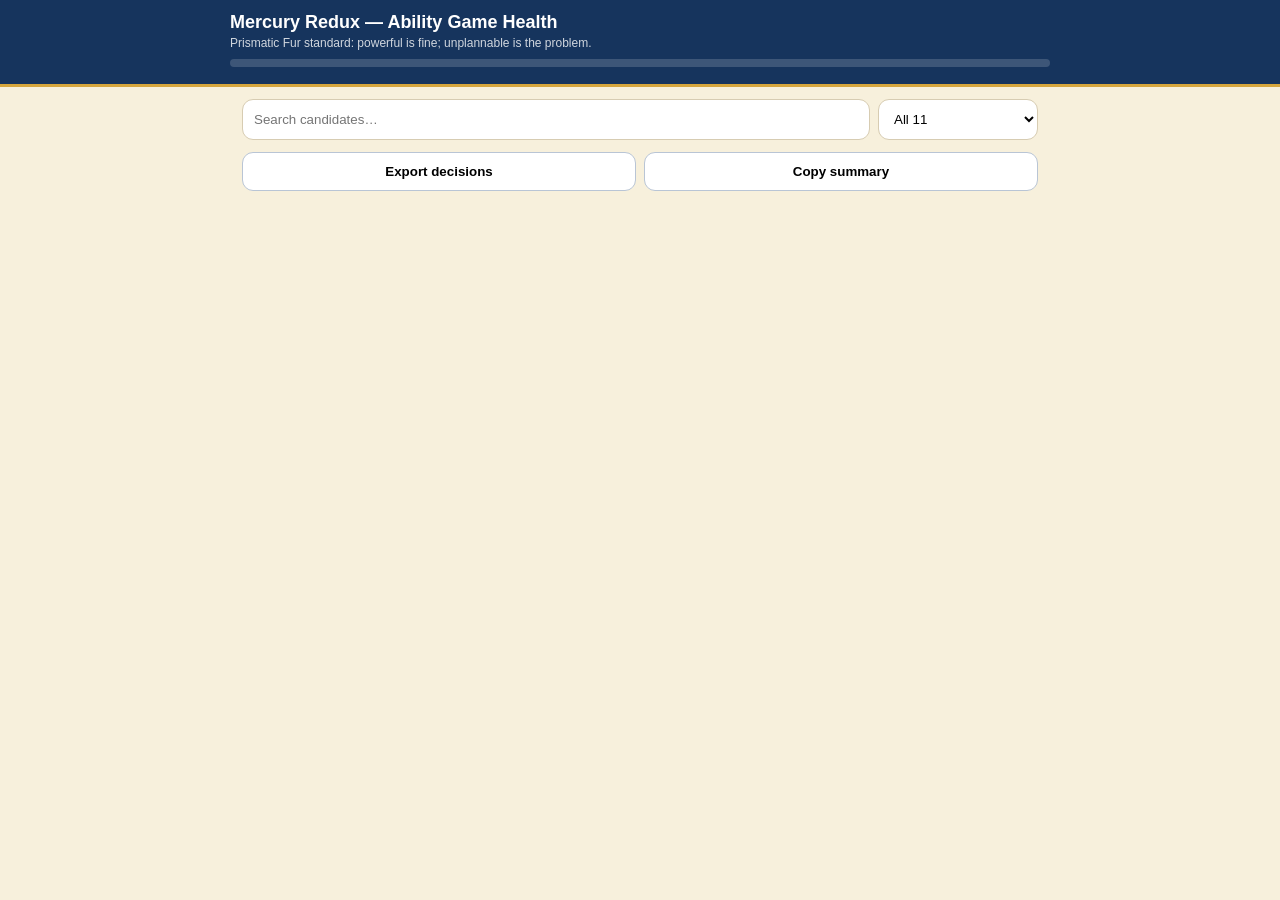
<file: ability-game-health-approval.html>
<!doctype html>
<html lang="en"><head><meta charset="utf-8"><meta name="viewport" content="width=device-width,initial-scale=1,viewport-fit=cover">
<title>Mercury Redux — Ability Game Health Approval</title><meta name="theme-color" content="#16345d">
<style>
:root{--navy:#16345d;--cream:#f7f0dc;--paper:#fffdf7;--line:#d7ccb2;--text:#182131;--muted:#687386;--red:#a53b3b;--orange:#a96d16;--yellow:#8b7514;--blue:#316aa6}
*{box-sizing:border-box}body{margin:0;background:var(--cream);color:var(--text);font-family:-apple-system,BlinkMacSystemFont,"Segoe UI",Roboto,Arial,sans-serif}
header{position:sticky;top:0;z-index:10;background:var(--navy);color:#fff;padding:12px;border-bottom:3px solid #d6a63d}.top{max-width:820px;margin:auto}.title{font-size:18px;font-weight:800}.small{font-size:12px;opacity:.8;margin-top:3px}.bar{margin-top:9px;height:8px;background:#ffffff2b;border-radius:99px;overflow:hidden}.bar i{display:block;height:100%;background:#d6a63d;width:0}.count{font-size:12px;font-weight:700;margin-top:5px}
main{max-width:820px;margin:auto;padding:12px 12px 84px}.controls{display:grid;grid-template-columns:1fr 160px;gap:8px;margin-bottom:10px}.controls input,.controls select{width:100%;padding:11px;border:1px solid var(--line);border-radius:11px;background:white}
.card{background:var(--paper);border:1px solid var(--line);border-radius:16px;overflow:hidden;box-shadow:0 7px 22px #1a2b4014}.head{padding:14px;background:#edf1f7}.tier{font-size:12px;font-weight:900;letter-spacing:.7px}.tier.RED{color:var(--red)}.tier.ORANGE{color:var(--orange)}.tier.YELLOW{color:var(--yellow)}.tier.BLUE{color:var(--blue)}h2{margin:4px 0 2px;font-size:22px}.source{font-size:12px;color:var(--muted)}
.body{padding:13px}.label{font-size:12px;font-weight:850;color:#4f5b6a;margin-top:10px}.text{line-height:1.45;margin-top:4px}.rec{padding:10px;border-radius:10px;background:#f1f4f8;margin-top:6px;font-weight:750}
.actions{display:grid;grid-template-columns:repeat(2,1fr);gap:8px;margin-top:10px}.actions button{padding:11px 8px;border-radius:11px;border:1px solid #bdc7d3;background:#fff;font-weight:750}.actions button.active{outline:3px solid #316aa633;border-color:#316aa6;background:#eef6ff}
textarea{width:100%;min-height:76px;margin-top:6px;border:1px solid #c8cfd9;border-radius:10px;padding:9px;resize:vertical}.nav{display:grid;grid-template-columns:1fr 1fr;gap:8px;margin-top:10px}.nav button,.tools button{padding:11px;border-radius:11px;border:1px solid #b9c5d5;background:white;font-weight:750}.nav .next{background:var(--navy);color:white}.tools{display:grid;grid-template-columns:repeat(2,1fr);gap:8px;margin-top:12px}.status{text-align:center;color:var(--muted);font-size:12px;margin-top:8px}
@media(max-width:560px){.controls{grid-template-columns:1fr}.actions{grid-template-columns:1fr 1fr}}
</style></head>
<body><header><div class="top"><div class="title">Mercury Redux — Ability Game Health</div><div class="small">Prismatic Fur standard: powerful is fine; unplannable is the problem.</div><div class="bar"><i id="bar"></i></div><div class="count" id="count"></div></div></header>
<main><div class="controls"><input id="search" placeholder="Search candidates…"><select id="filter"><option value="all">All 11</option><option value="pending">Pending only</option><option value="RED">Red</option><option value="ORANGE">Verify</option><option value="YELLOW">Watch</option><option value="BLUE">Cleared</option></select></div><div id="mount"></div><div class="tools"><button id="export">Export decisions</button><button id="copy">Copy summary</button></div></main>
<script>
const C=[{"id":1,"name":"PRISMATIC FUR","source":"Elite Redux","effect":"Color Change + Protean + Fur Coat + Ice Scales","recommendation":"Redesign","tier":"RED","reason":"Both attacking and being hit continually rewrite typing while Fur Coat and Ice Scales blunt both damage categories. Even with full knowledge, the opponent lacks a stable matchup plan.","confidence":"Exact source comment"},{"id":2,"name":"Stop \\\\PN","source":"Pokémon Rejuvenation","effect":"One version progressively disables a newly entered foe's ability, then typing, then moves; raid-shield events can also alter the state.","recommendation":"Boss/raid only","tier":"RED","reason":"It progressively deletes the opponent's battle rules and options rather than asking the player to solve a stable mechanic.","confidence":"Verified wiki mechanics"},{"id":3,"name":"Storm-9","source":"Pokémon Rejuvenation","effect":"Summons a random weather on entry and changes to another random weather every turn; also has weather-related extras.","recommendation":"Redesign","tier":"RED","reason":"The field rules can change unpredictably every turn, invalidating weather-dependent planning without a player decision.","confidence":"Verified wiki mechanics"},{"id":4,"name":"Commissioner","source":"Radical Red Showdown mod (CAP/test entry)","effect":"At end of turn randomly gains +1 Speed, Torments a foe, gains +1 Defense, forces a foe out, or gains Aqua Ring.","recommendation":"Exclude unchanged","tier":"RED","reason":"The outcomes are materially different battle states, including forced switching, and cannot be planned around reliably.","confidence":"Exact Showdown implementation description"},{"id":5,"name":"Berserk Fury","source":"Pokémon Exceeded","effect":"Ups Attack, use random move.","recommendation":"Verify first","tier":"ORANGE","reason":"If it literally forces random move selection, it removes player control rather than creating strategic uncertainty.","confidence":"Terse in-game summary"},{"id":6,"name":"Eternal Life","source":"Pokémon Exceeded","effect":"Revives after 15 turns.","recommendation":"Verify first","tier":"ORANGE","reason":"A 15-turn revival is predictable; the concern is only whether it can repeat indefinitely and create a stall/revival loop.","confidence":"Terse in-game summary"},{"id":7,"name":"Hollow Shell","source":"Pokémon Exceeded","effect":"Faints the attacker when KOed.","recommendation":"Keep / watch","tier":"YELLOW","reason":"Harsh but deterministic. The concern is forced one-for-one trades and revival/sacrifice combinations, not unpredictability.","confidence":"Terse in-game summary"},{"id":8,"name":"Mind Game","source":"Pokémon Exceeded","effect":"Prevents move usage.","recommendation":"Verify first","tier":"ORANGE","reason":"The summary is too vague to know whether it is a narrow deterministic restriction or broad automatic move denial.","confidence":"Terse in-game summary"},{"id":9,"name":"Protean Maxima","source":"Pokémon Insurgence","effect":"At the start of the turn, Mega Eevee changes into the Eeveelution matching the selected move's type, gaining that form's typing, stats, and ability.","recommendation":"Species-specific / watch","tier":"YELLOW","reason":"It is deterministic, but a hidden move choice rewrites typing, stats, and ability before actions resolve. Clear visual feedback and narrow distribution are essential.","confidence":"Verified wiki mechanics"},{"id":10,"name":"The Look","source":"Radical Red Showdown mod (CAP/test entry)","effect":"Opposing Pokémon cannot use the same move twice in a row while the user is active.","recommendation":"Keep","tier":"BLUE","reason":"The restriction is fixed, visible, and predictable once known.","confidence":"Exact Showdown implementation description"},{"id":11,"name":"Bioengineering","source":"Pokémon Exceeded","effect":"Change form in battle.","recommendation":"Verify first","tier":"ORANGE","reason":"The form-change rule is not described well enough to judge whether the opponent can predict or understand it.","confidence":"Terse in-game summary"}],KEY="mercury-ability-health-v1";let S={i:0,q:"",f:"all",d:load()};
function load(){try{return JSON.parse(localStorage.getItem(KEY)||"{}")}catch{return {}}}function save(){localStorage.setItem(KEY,JSON.stringify(S.d));progress()}
function decision(c){return S.d[c.id]||{choice:"Pending",notes:""}}function done(c){return decision(c).choice!=="Pending"}
function list(){let a=C.filter(c=>{if(S.f==="pending"&&done(c))return false;if(["RED","ORANGE","YELLOW","BLUE"].includes(S.f)&&c.tier!==S.f)return false;const q=S.q.trim().toLowerCase();return !q||[c.name,c.source,c.effect,c.reason].join(" ").toLowerCase().includes(q)});return a}
function esc(x){return String(x??"").replace(/[&<>"]/g,c=>({"&":"&amp;","<":"&lt;",">":"&gt;",'"':"&quot;"}[c]))}
function progress(){const n=C.filter(done).length;document.getElementById("count").textContent=n+" / "+C.length+" reviewed";document.getElementById("bar").style.width=(n/C.length*100)+"%"}
function render(){const a=list();if(!a.length){mount.innerHTML='<div class="card"><div class="body">No candidates match this view.</div></div>';progress();return}S.i=Math.max(0,Math.min(S.i,a.length-1));const c=a[S.i],d=decision(c);mount.innerHTML='<article class="card"><div class="head"><div class="tier '+c.tier+'">'+c.tier+'</div><h2>'+esc(c.name)+'</h2><div class="source">'+esc(c.source)+' • '+esc(c.confidence)+'</div></div><div class="body"><div class="label">Effect</div><div class="text">'+esc(c.effect)+'</div><div class="label">Why it was flagged</div><div class="text">'+esc(c.reason)+'</div><div class="label">Current recommendation</div><div class="rec">'+esc(c.recommendation)+'</div><div class="label">Your decision</div><div class="actions">'+["Keep","Keep / watch","Verify first","Redesign","Boss/raid only","Remove"].map(x=>'<button data-v="'+esc(x)+'" class="'+(d.choice===x?"active":"")+'">'+esc(x)+'</button>').join("")+'</div><div class="label">Notes</div><textarea id="notes" placeholder="Optional…">'+esc(d.notes)+'</textarea></div></article><div class="nav"><button id="prev">← Previous</button><button class="next" id="next">Next →</button></div><div class="status">'+(S.i+1)+' of '+a.length+' in this view</div>';document.querySelectorAll("[data-v]").forEach(b=>b.onclick=()=>{d.choice=b.dataset.v;S.d[c.id]=d;save();render()});notes.oninput=()=>{d.notes=notes.value;S.d[c.id]=d;save()};prev.onclick=()=>{S.i=Math.max(0,S.i-1);render();scrollTo(0,0)};next.onclick=()=>{S.i=Math.min(a.length-1,S.i+1);render();scrollTo(0,0)};progress()}
search.oninput=e=>{S.q=e.target.value;S.i=0;render()};filter.onchange=e=>{S.f=e.target.value;S.i=0;render()};
export.onclick=()=>{const p={project:"Pokemon Mercury Redux",kind:"ability-game-health-decisions",version:1,decisions:S.d};const b=new Blob([JSON.stringify(p,null,2)],{type:"application/json"}),u=URL.createObjectURL(b),a=document.createElement("a");a.href=u;a.download="mercury-ability-game-health-decisions.json";a.click();setTimeout(()=>URL.revokeObjectURL(u),1000)};
copy.onclick=async()=>{const t=C.filter(done).map(c=>c.name+": "+decision(c).choice+(decision(c).notes?" — "+decision(c).notes:"")).join("\n");try{await navigator.clipboard.writeText(t);alert("Summary copied.")}catch{alert("Clipboard blocked.")}};
render();
</script></body></html>
</file>
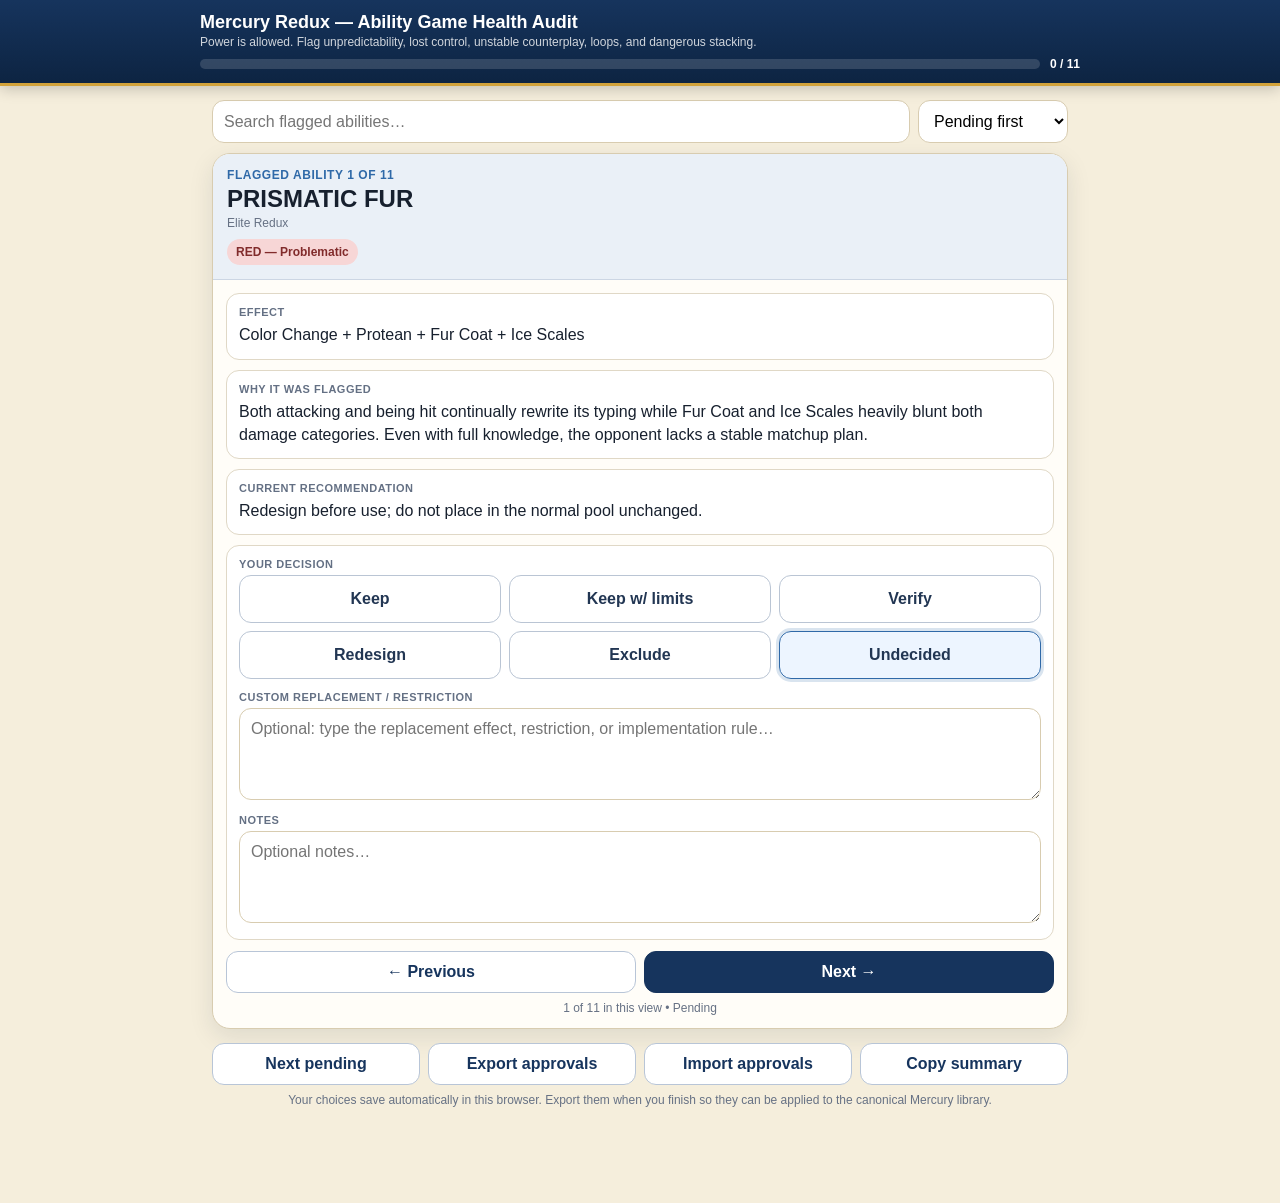
<file: ability-game-health-audit.html>
<!doctype html>
<html lang="en">
<head>
<meta charset="utf-8"><meta name="viewport" content="width=device-width,initial-scale=1,viewport-fit=cover">
<title>Mercury Redux — Ability Game Health Audit</title>
<meta name="theme-color" content="#16345d">
<style>
:root{--navy:#16345d;--navy2:#0d2442;--cream:#f5eedc;--paper:#fffdf8;--gold:#d2a23a;--line:#d8ccb0;--text:#17202e;--muted:#667184;--red:#a43b3b;--orange:#a96a17;--yellow:#8a7212;--blue:#2f69a8;--green:#2f7d4b;--shadow:0 8px 24px rgba(17,35,61,.1)}
*{box-sizing:border-box}body{margin:0;background:var(--cream);color:var(--text);font-family:-apple-system,BlinkMacSystemFont,"Segoe UI",Roboto,Arial,sans-serif}button,input,textarea,select{font:inherit}
.top{position:sticky;top:0;z-index:10;background:linear-gradient(180deg,var(--navy),var(--navy2));color:white;border-bottom:3px solid var(--gold);padding:12px 14px;box-shadow:0 3px 14px rgba(0,0,0,.2)}
.topin{max-width:880px;margin:auto}.title{font-size:18px;font-weight:850}.sub{font-size:12px;opacity:.8;margin-top:2px}.progrow{display:grid;grid-template-columns:1fr auto;gap:10px;align-items:center;margin-top:8px}.prog{height:10px;border-radius:999px;background:#ffffff26;overflow:hidden}.prog i{display:block;height:100%;background:var(--gold);width:0}.count{font-size:12px;font-weight:800}
.wrap{max-width:880px;margin:auto;padding:14px 12px 96px}.tools{display:grid;grid-template-columns:1fr 150px;gap:8px;margin-bottom:10px}.field{width:100%;border:1px solid var(--line);background:white;border-radius:12px;padding:11px}.card{background:var(--paper);border:1px solid var(--line);border-radius:18px;overflow:hidden;box-shadow:var(--shadow)}
.head{padding:14px;background:#eaf0f7;border-bottom:1px solid #ccd6e4}.eyebrow{font-size:12px;text-transform:uppercase;font-weight:850;letter-spacing:.55px;color:var(--blue)}.name{font-size:24px;font-weight:900;line-height:1.1;margin:4px 0}.source{font-size:12px;color:var(--muted)}
.verdict{display:inline-block;margin-top:9px;padding:6px 9px;border-radius:999px;font-size:12px;font-weight:850}.red{background:#f7d6d6;color:#812b2b}.orange{background:#f8e2c5;color:#7f4b0a}.yellow{background:#fff3c8;color:#74600b}.blue{background:#dbeafd;color:#245a94}
.body{padding:13px}.box{border:1px solid #e0d8c6;border-radius:13px;background:white;padding:12px;margin-bottom:10px}.lab{font-size:11px;text-transform:uppercase;letter-spacing:.5px;font-weight:850;color:#647084;margin-bottom:5px}.txt{line-height:1.45}.actions{display:grid;grid-template-columns:repeat(2,1fr);gap:8px}.action{min-height:48px;border:1px solid #bac5d4;background:#fff;border-radius:12px;font-weight:780;padding:8px;color:#223653}.action.active{outline:3px solid rgba(47,105,168,.18);border-color:var(--blue);background:#edf5ff}.action[data-action="keep"].active{border-color:var(--green);background:#edf8f0;color:#1f6138}.action[data-action="exclude"].active{border-color:var(--red);background:#fff0f0;color:#7f2929}.action[data-action="redesign"].active,.action[data-action="verify"].active{border-color:var(--orange);background:#fff6e7;color:#7d4d0b}.action[data-action="keep-limits"].active{border-color:var(--yellow);background:#fff9df;color:#6e5d11}
textarea{min-height:92px;resize:vertical}.nav{display:grid;grid-template-columns:1fr 1fr;gap:8px;margin-top:11px}.nav button,.minor{border:1px solid #b8c5d7;background:white;border-radius:12px;padding:11px;font-weight:780;color:var(--navy)}.nav .primary{background:var(--navy);color:white;border-color:var(--navy)}.footerTools{display:grid;grid-template-columns:repeat(2,1fr);gap:8px;margin-top:14px}.status{text-align:center;color:var(--muted);font-size:12px;margin-top:8px}
@media(min-width:700px){.actions{grid-template-columns:repeat(3,1fr)}.footerTools{grid-template-columns:repeat(4,1fr)}}
</style></head>
<body>
<header class="top"><div class="topin"><div class="title">Mercury Redux — Ability Game Health Audit</div><div class="sub">Power is allowed. Flag unpredictability, lost control, unstable counterplay, loops, and dangerous stacking.</div><div class="progrow"><div class="prog"><i id="bar"></i></div><div class="count" id="count">0 / 11</div></div></div></header>
<main class="wrap">
<div class="tools"><input id="search" class="field" placeholder="Search flagged abilities…"><select id="filter" class="field"><option value="pending">Pending first</option><option value="all">All</option><option value="red">Red only</option><option value="verify">Verify/watch</option><option value="reviewed">Reviewed</option></select></div>
<div id="mount"></div>
<div class="footerTools"><button class="minor" id="nextPending">Next pending</button><button class="minor" id="exportBtn">Export approvals</button><button class="minor" id="importBtn">Import approvals</button><button class="minor" id="copyBtn">Copy summary</button><input id="importFile" type="file" accept="application/json" hidden></div>
<div class="status">Your choices save automatically in this browser. Export them when you finish so they can be applied to the canonical Mercury library.</div>
</main>
<script>
const ABILITIES=[{"id":1,"name":"PRISMATIC FUR","source":"Elite Redux","effect":"Color Change + Protean + Fur Coat + Ice Scales","verdict":"RED — Problematic","reason":"Both attacking and being hit continually rewrite its typing while Fur Coat and Ice Scales heavily blunt both damage categories. Even with full knowledge, the opponent lacks a stable matchup plan.","recommendation":"Redesign before use; do not place in the normal pool unchanged.","confidence":"Exact source comment","defaultAction":"redesign"},{"id":2,"name":"Stop \\\\PN","source":"Pokémon Rejuvenation","effect":"One version progressively disables a newly entered foe's ability, then typing, then moves; raid-shield events can also alter the state.","verdict":"RED — Not normal-pool suitable","reason":"It progressively deletes the opponent's battle rules and options rather than asking the player to solve a stable mechanic.","recommendation":"Keep only as source/reference for a bespoke raid/boss system; exclude from the normal ability pool.","confidence":"Verified wiki mechanics","defaultAction":"exclude"},{"id":3,"name":"Storm-9","source":"Pokémon Rejuvenation","effect":"Summons a random weather on entry and changes to another random weather every turn; also has weather-related extras.","verdict":"RED — Problematic","reason":"The field rules can change unpredictably every turn, so weather-dependent planning can become invalid through no player decision.","recommendation":"Redesign to a deterministic weather cycle/choice or exclude unchanged.","confidence":"Verified wiki mechanics","defaultAction":"redesign"},{"id":4,"name":"Commissioner","source":"Radical Red Showdown mod (CAP/test entry)","effect":"At end of turn randomly gains +1 Speed, Torments a foe, gains +1 Defense, forces a foe out, or gains Aqua Ring.","verdict":"RED — Problematic","reason":"The outcomes are materially different battle states, including forced switching, and the opponent cannot know which rule will apply next.","recommendation":"Exclude from the normal pool unchanged; only revisit as a redesigned gimmick.","confidence":"Exact Showdown implementation description","defaultAction":"exclude"},{"id":5,"name":"Berserk Fury","source":"Pokémon Exceeded","effect":"Ups Attack, use random move.","verdict":"ORANGE — Verify / likely problem","reason":"If it literally forces random move selection, it removes player control rather than creating strategic uncertainty.","recommendation":"Verify implementation. If forced random selection is confirmed, redesign or exclude.","confidence":"Terse in-game summary","defaultAction":"verify"},{"id":6,"name":"Eternal Life","source":"Pokémon Exceeded","effect":"Revives after 15 turns.","verdict":"ORANGE — Verify","reason":"A 15-turn revival is predictable; the concern is whether it can repeat indefinitely and create a stall/revival loop.","recommendation":"Verify one-time versus repeatable behavior. Keep if bounded; redesign if repeatable.","confidence":"Terse in-game summary","defaultAction":"verify"},{"id":7,"name":"Hollow Shell","source":"Pokémon Exceeded","effect":"Faints the attacker when KOed.","verdict":"YELLOW — Watch","reason":"The effect is harsh but deterministic, so it can be planned around. The concern is forced one-for-one trades and abusive revival/sacrifice combinations.","recommendation":"Keep provisionally; verify exact trigger and review only dangerous pairings/distribution.","confidence":"Terse in-game summary","defaultAction":"keep-limits"},{"id":8,"name":"Mind Game","source":"Pokémon Exceeded","effect":"Prevents move usage.","verdict":"ORANGE — Verify","reason":"The summary is too vague. A narrow deterministic restriction could be fine; broad automatic move denial could erase meaningful choices.","recommendation":"Verify trigger, target, duration, and exactly what is prevented before deciding.","confidence":"Terse in-game summary","defaultAction":"verify"},{"id":9,"name":"Protean Maxima","source":"Pokémon Insurgence","effect":"At the start of the turn, Mega Eevee changes into the Eeveelution matching the selected move's type, gaining that form's typing, stats, and ability.","verdict":"YELLOW — Watch","reason":"It changes typing, stats, and ability from a hidden move choice before actions resolve. It is deterministic, but opponents may not have a stable same-turn answer.","recommendation":"Keep only as a species-specific mechanic with very clear transformation feedback; do not distribute broadly.","confidence":"Verified wiki mechanics","defaultAction":"keep-limits"},{"id":10,"name":"The Look","source":"Radical Red Showdown mod (CAP/test entry)","effect":"Opposing Pokémon cannot use the same move twice in a row while the user is active.","verdict":"BLUE — Plan-able","reason":"It restricts options, but the restriction is fixed, visible, and predictable once known.","recommendation":"Mechanically acceptable; keep source-status warning because it is a CAP/test entry.","confidence":"Exact Showdown implementation description","defaultAction":"keep"},{"id":11,"name":"Bioengineering","source":"Pokémon Exceeded","effect":"Change form in battle.","verdict":"ORANGE — Verify","reason":"The form-change rule is not described well enough to know whether the opponent can predict or understand it.","recommendation":"Verify exact trigger, available forms, timing, and stat/type/ability changes before deciding.","confidence":"Terse in-game summary","defaultAction":"verify"}];
const DEFAULTS=Object.fromEntries(ABILITIES.map(a=>[a.id,{action:"pending",notes:"",custom:""}]));
const STORE="mercury-ability-health-audit-v1";
const state={index:0,search:"",filter:"pending",approvals:load()};
function load(){try{const s=localStorage.getItem(STORE);return s?JSON.parse(s):JSON.parse(JSON.stringify(DEFAULTS))}catch{return JSON.parse(JSON.stringify(DEFAULTS))}}
function save(){localStorage.setItem(STORE,JSON.stringify(state.approvals));progress()}
function aFor(x){return state.approvals[x.id]||{action:"pending",notes:"",custom:""}}
function done(x){return aFor(x).action&&aFor(x).action!=="pending"}
function list(){let a=ABILITIES.filter(x=>{const q=state.search.trim().toLowerCase();if(q&&!([x.name,x.source,x.effect,x.reason].join(" ").toLowerCase().includes(q)))return false;if(state.filter==="red"&&!x.verdict.startsWith("RED"))return false;if(state.filter==="verify"&&!(x.verdict.startsWith("ORANGE")||x.verdict.startsWith("YELLOW")))return false;if(state.filter==="reviewed"&&!done(x))return false;return true});if(state.filter==="pending")a.sort((x,y)=>(done(x)?1:0)-(done(y)?1:0)||x.id-y.id);return a}
function esc(s){return String(s??"").replace(/[&<>"]/g,c=>({"&":"&amp;","<":"&lt;",">":"&gt;",'"':"&quot;"}[c]))}
function cls(v){return v.startsWith("RED")?"red":v.startsWith("ORANGE")?"orange":v.startsWith("YELLOW")?"yellow":"blue"}
function label(k){return({keep:"Keep unchanged","keep-limits":"Keep with limits","verify":"Verify mechanics","redesign":"Redesign","exclude":"Exclude","pending":"Pending"})[k]||k}
function current(){const a=list();if(!a.length)return null;state.index=Math.max(0,Math.min(state.index,a.length-1));return a[state.index]}
function render(){const arr=list(),x=current(),m=document.getElementById("mount");if(!x){m.innerHTML='<div class="box">No abilities match this view.</div>';progress();return}const a=aFor(x);m.innerHTML='<section class="card"><div class="head"><div class="eyebrow">Flagged ability '+x.id+' of '+ABILITIES.length+'</div><div class="name">'+esc(x.name)+'</div><div class="source">'+esc(x.source)+'</div><div class="verdict '+cls(x.verdict)+'">'+esc(x.verdict)+'</div></div><div class="body"><div class="box"><div class="lab">Effect</div><div class="txt">'+esc(x.effect)+'</div></div><div class="box"><div class="lab">Why it was flagged</div><div class="txt">'+esc(x.reason)+'</div></div><div class="box"><div class="lab">Current recommendation</div><div class="txt">'+esc(x.recommendation)+'</div></div><div class="box"><div class="lab">Your decision</div><div class="actions">'+[["keep","Keep"],["keep-limits","Keep w/ limits"],["verify","Verify"],["redesign","Redesign"],["exclude","Exclude"],["pending","Undecided"]].map(([k,l])=>'<button class="action '+(a.action===k?"active":"")+'" data-action="'+k+'">'+l+'</button>').join("")+'</div><div class="lab" style="margin-top:12px">Custom replacement / restriction</div><textarea id="custom" class="field" placeholder="Optional: type the replacement effect, restriction, or implementation rule…">'+esc(a.custom||"")+'</textarea><div class="lab" style="margin-top:10px">Notes</div><textarea id="notes" class="field" placeholder="Optional notes…">'+esc(a.notes||"")+'</textarea></div><div class="nav"><button id="prev">← Previous</button><button class="primary" id="next">Next →</button></div><div class="status">'+(state.index+1)+' of '+arr.length+' in this view • '+esc(label(a.action))+'</div></div></section>';wire(x,a);progress()}
function wire(x,a){document.querySelectorAll(".action").forEach(b=>b.onclick=()=>{a.action=b.dataset.action;state.approvals[x.id]=a;save();render()});document.getElementById("custom").oninput=e=>{a.custom=e.target.value;state.approvals[x.id]=a;save()};document.getElementById("notes").oninput=e=>{a.notes=e.target.value;state.approvals[x.id]=a;save()};document.getElementById("prev").onclick=()=>{state.index=Math.max(0,state.index-1);render();scrollTo(0,0)};document.getElementById("next").onclick=()=>{state.index=Math.min(list().length-1,state.index+1);render();scrollTo(0,0)}}
function progress(){const n=ABILITIES.filter(done).length;document.getElementById("count").textContent=n+" / "+ABILITIES.length;document.getElementById("bar").style.width=(100*n/ABILITIES.length)+"%"}
function gotoPending(){const a=list();if(!a.length)return;for(let s=1;s<=a.length;s++){const i=(state.index+s)%a.length;if(!done(a[i])){state.index=i;render();scrollTo(0,0);return}}}
document.getElementById("search").oninput=e=>{state.search=e.target.value;state.index=0;render()};
document.getElementById("filter").onchange=e=>{state.filter=e.target.value;state.index=0;render()};
document.getElementById("nextPending").onclick=gotoPending;
document.getElementById("exportBtn").onclick=()=>{const blob=new Blob([JSON.stringify({project:"Pokemon Mercury Redux",kind:"ability-game-health-approval",version:1,exportedAt:new Date().toISOString(),abilities:ABILITIES,approvals:state.approvals},null,2)],{type:"application/json"});const u=URL.createObjectURL(blob);const a=document.createElement("a");a.href=u;a.download="mercury-ability-game-health-approvals.json";a.click();setTimeout(()=>URL.revokeObjectURL(u),1000)};
document.getElementById("importBtn").onclick=()=>document.getElementById("importFile").click();
document.getElementById("importFile").onchange=e=>{const f=e.target.files[0];if(!f)return;const r=new FileReader();r.onload=()=>{try{const j=JSON.parse(r.result);state.approvals=j.approvals||j;save();render();alert("Approvals imported.")}catch{alert("Invalid approval JSON.")}};r.readAsText(f)};
document.getElementById("copyBtn").onclick=async()=>{const lines=ABILITIES.map(x=>{const a=aFor(x);return x.name+": "+label(a.action)+(a.custom?" | "+a.custom:"")+(a.notes?" | "+a.notes:"")});try{await navigator.clipboard.writeText(lines.join("\n"));alert("Summary copied.")}catch{alert("Clipboard was blocked.")}};
render();
</script></body></html>
</file>
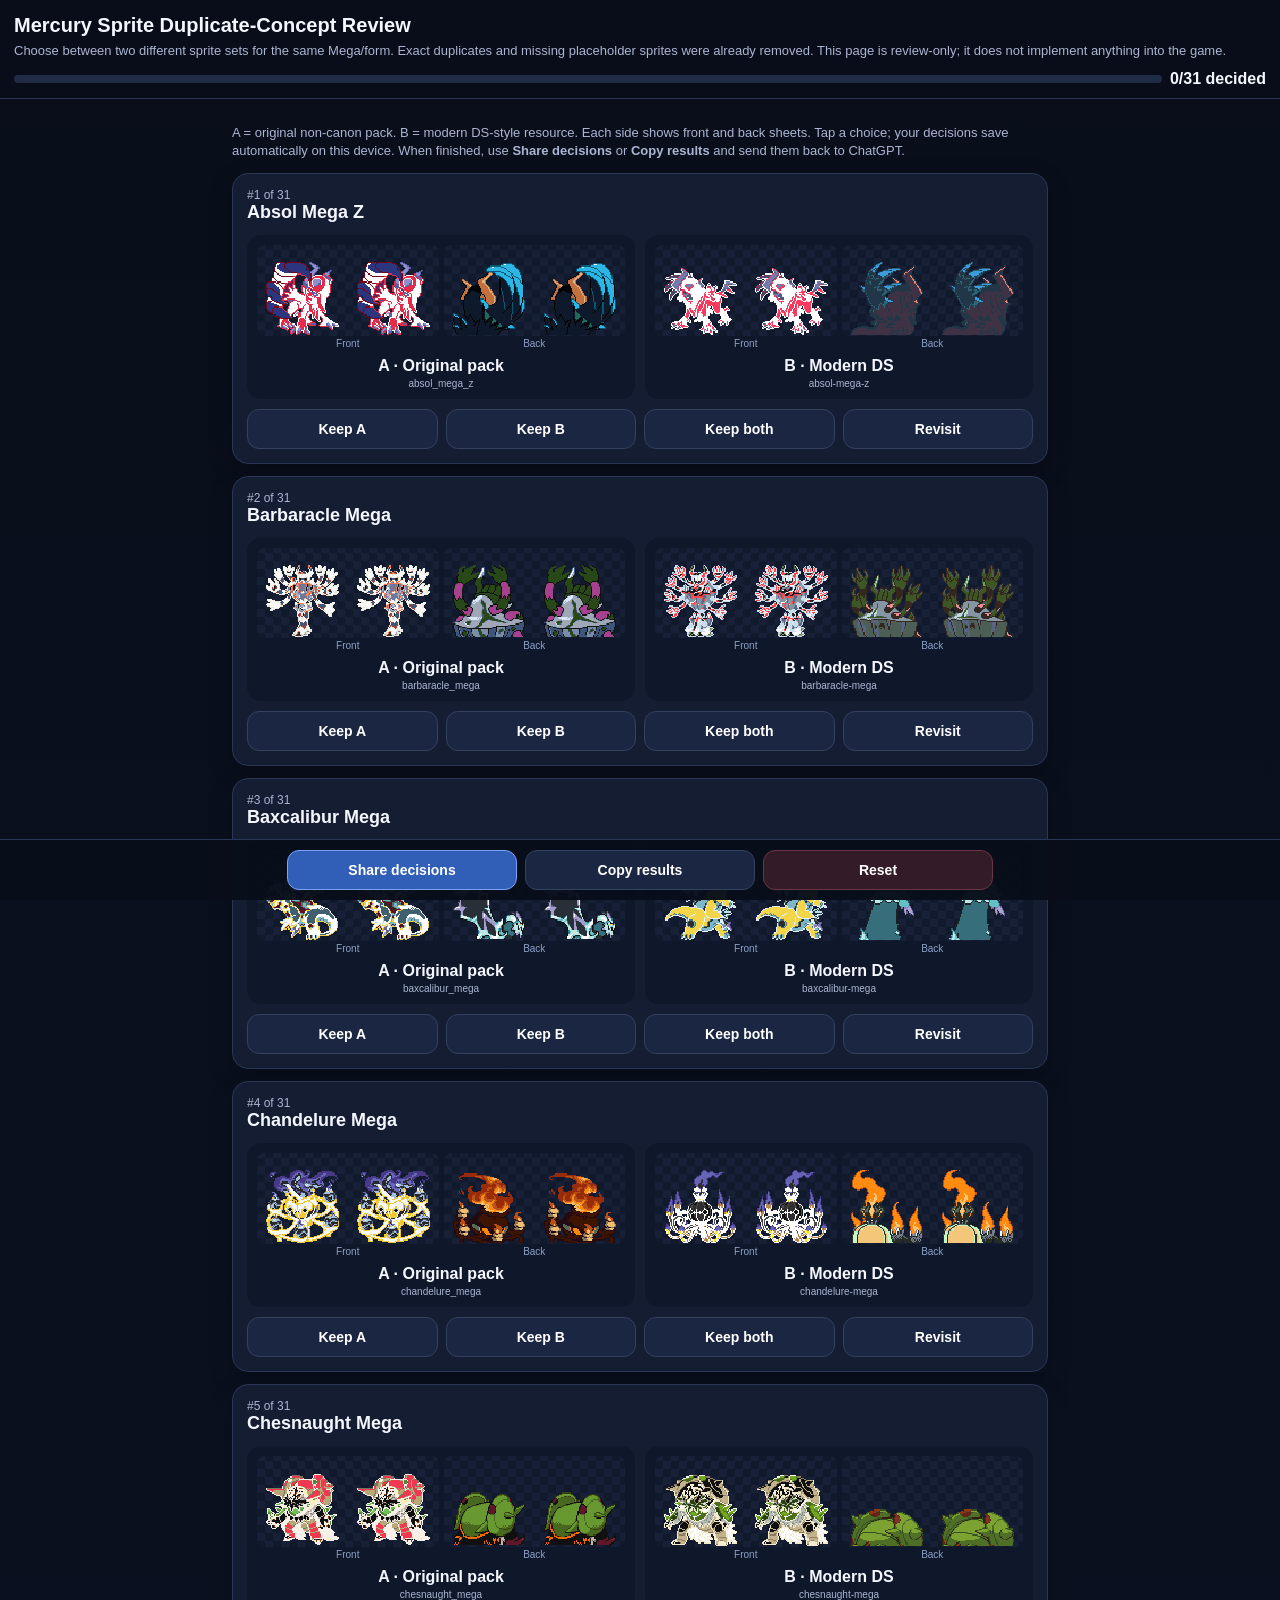
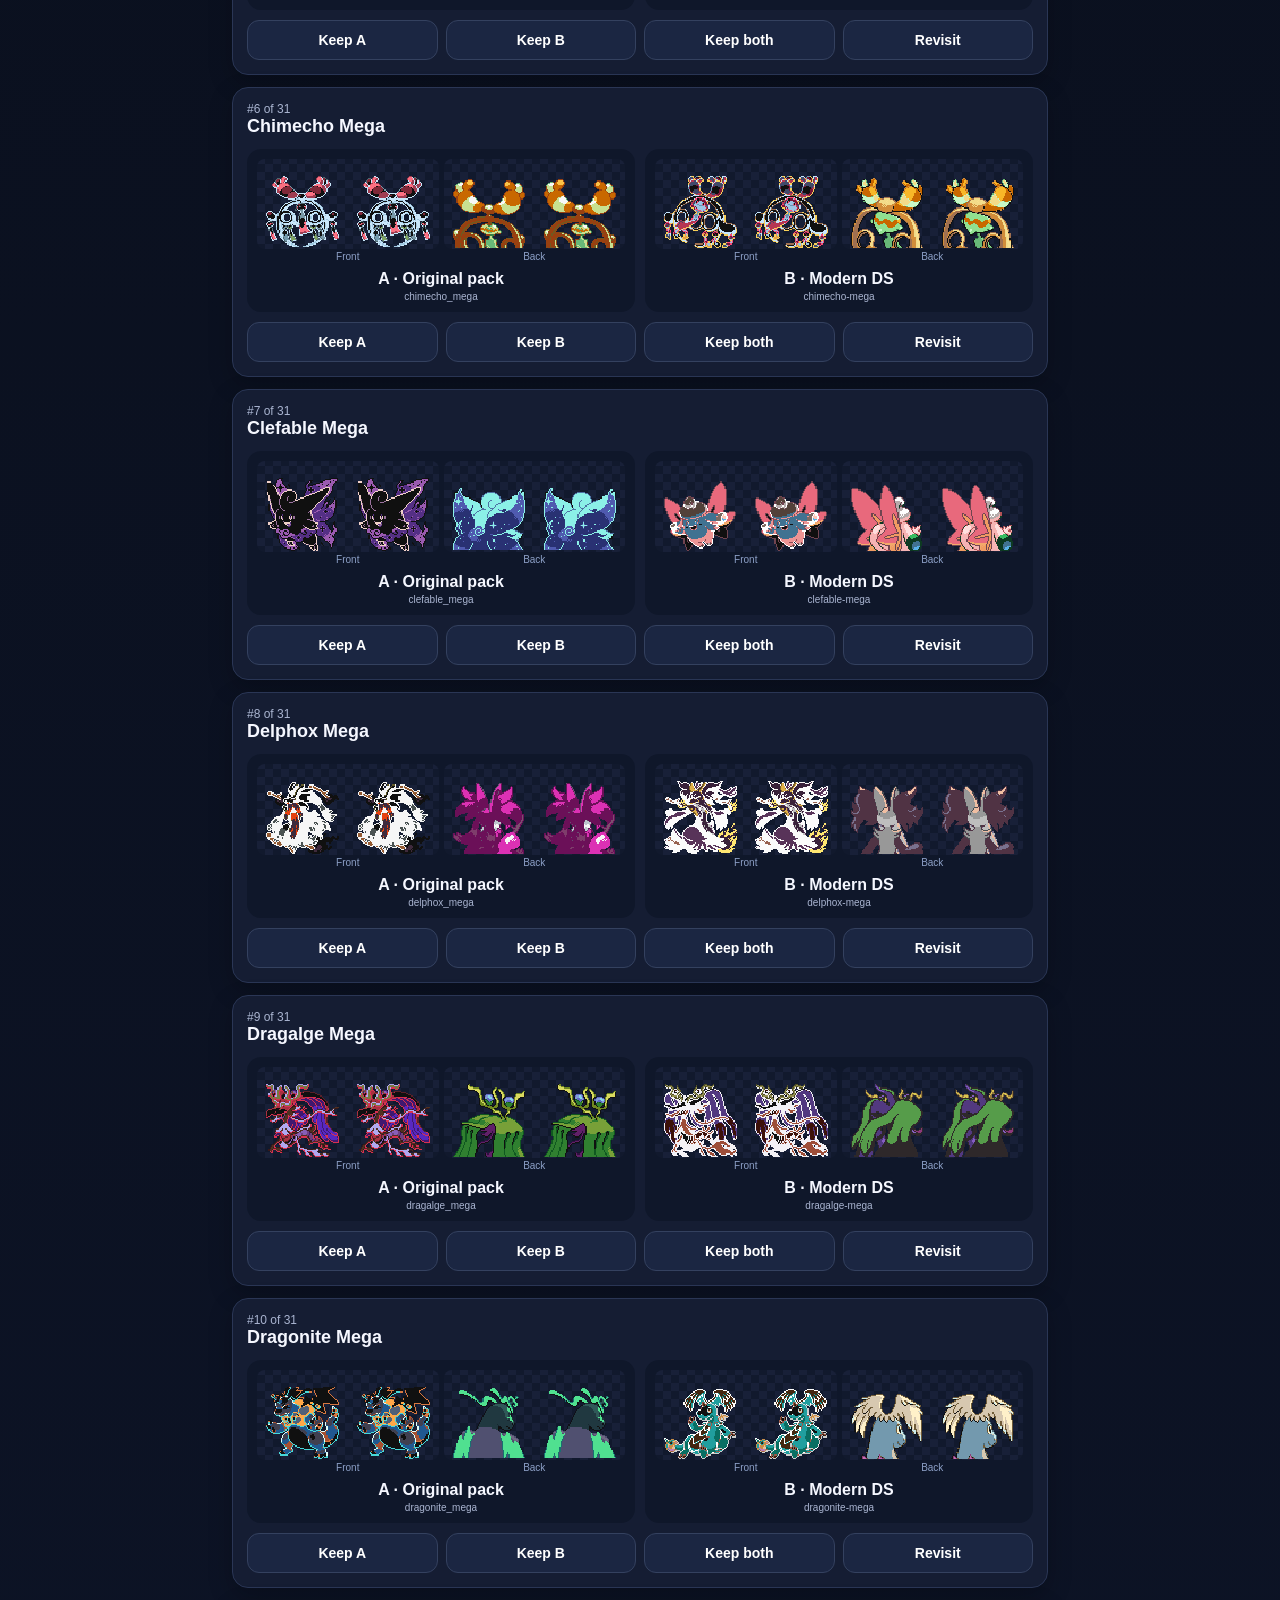
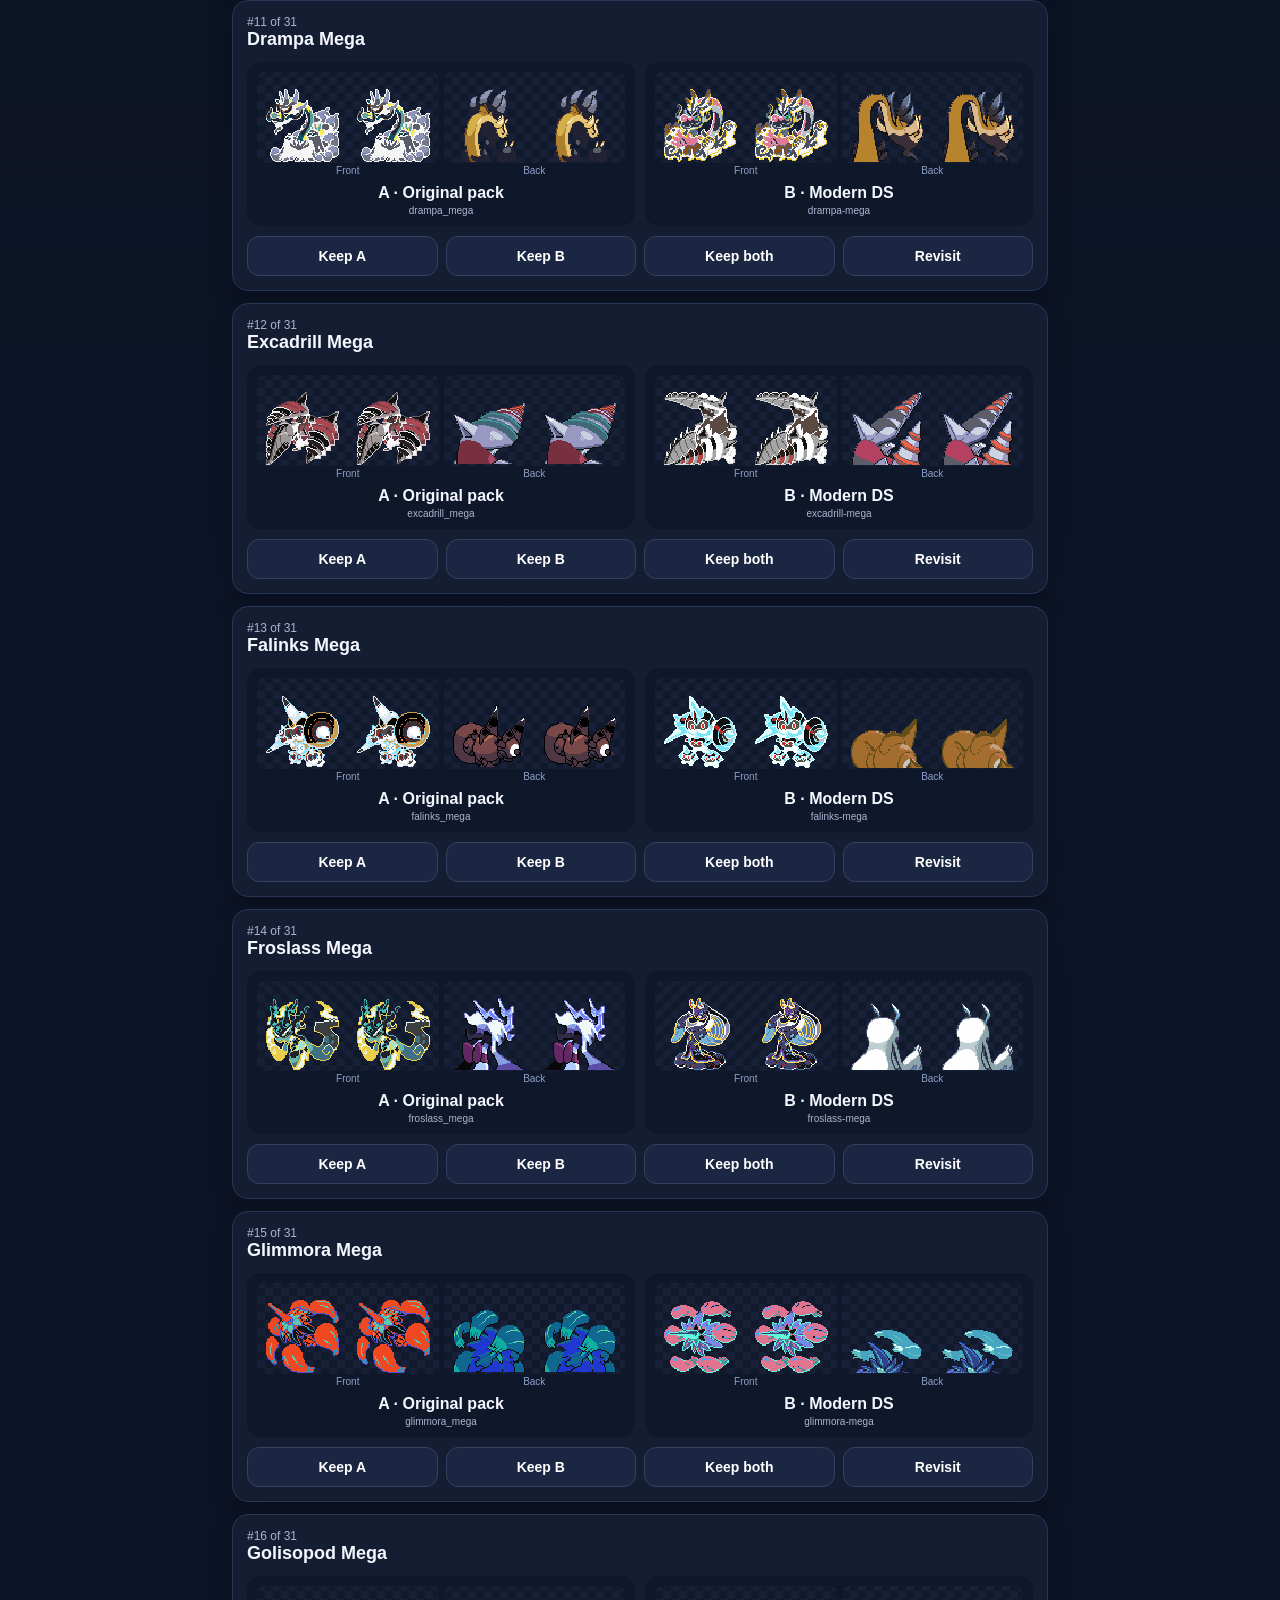
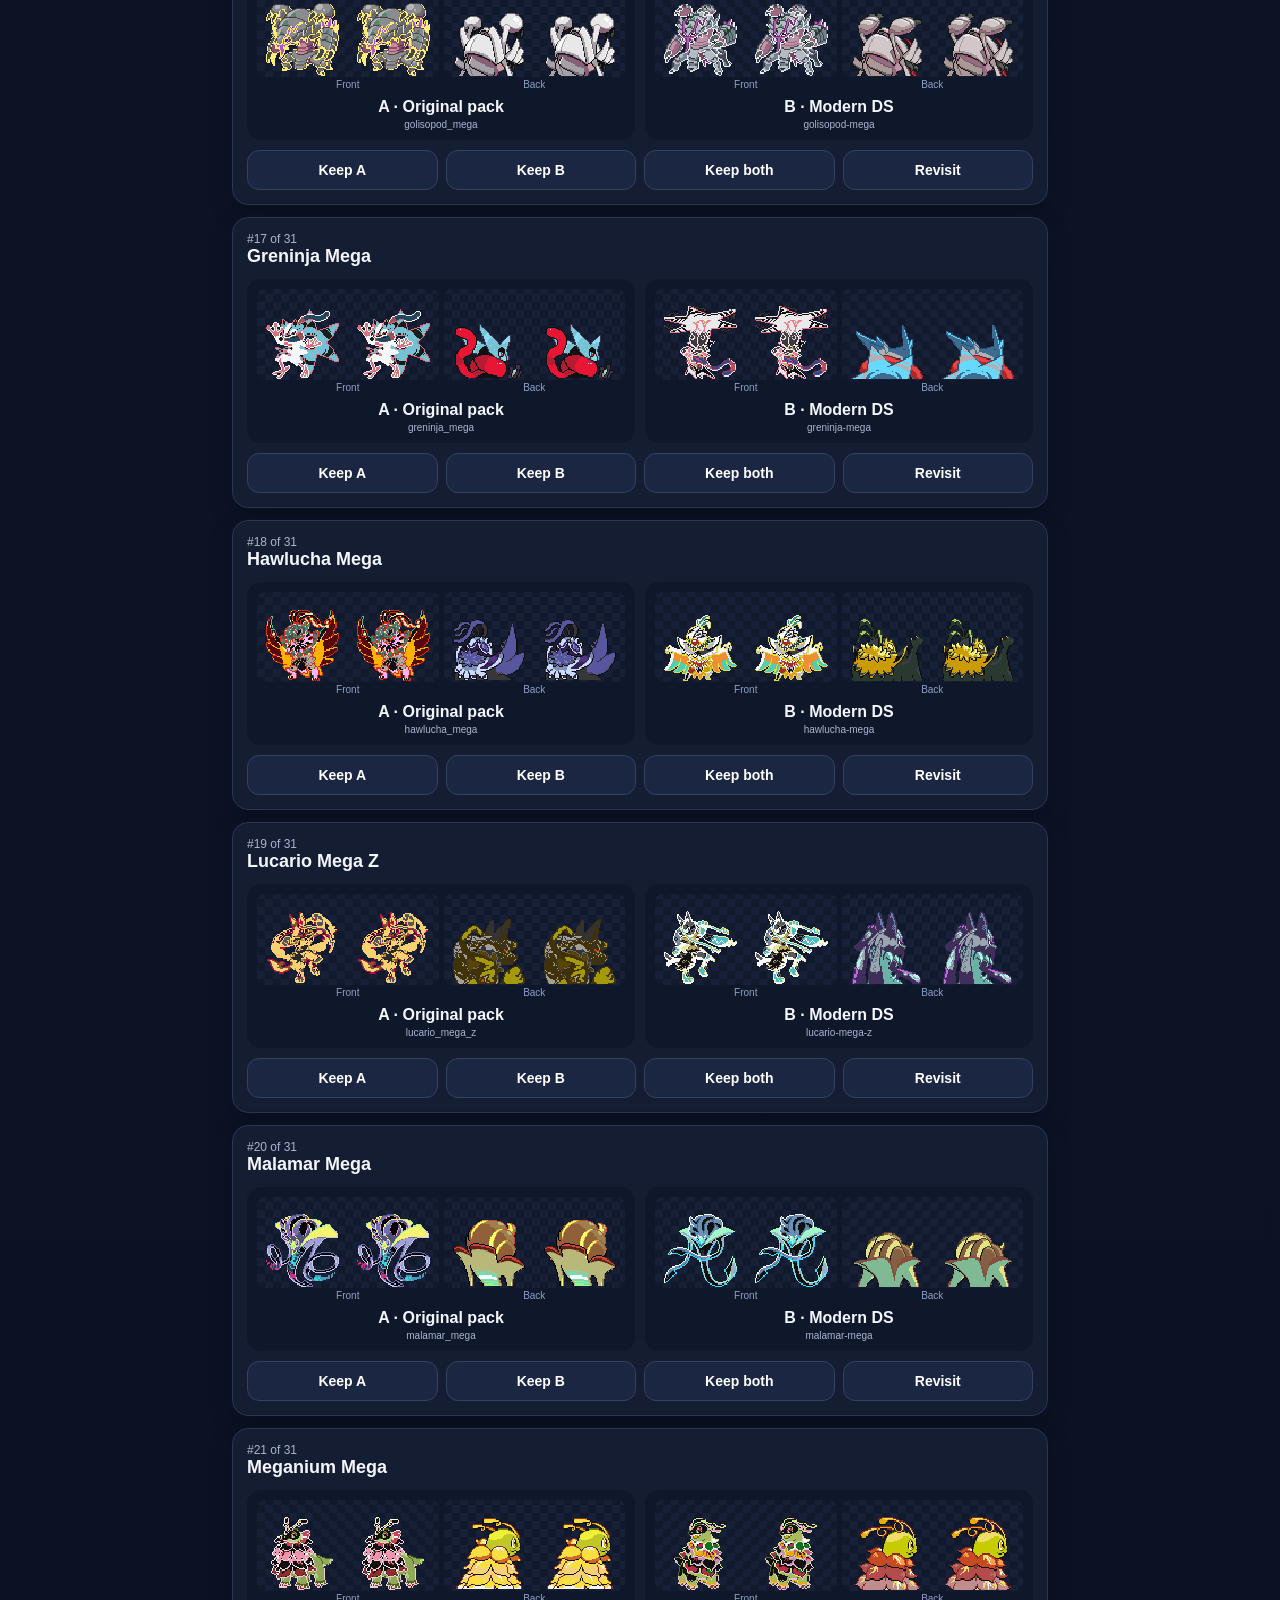
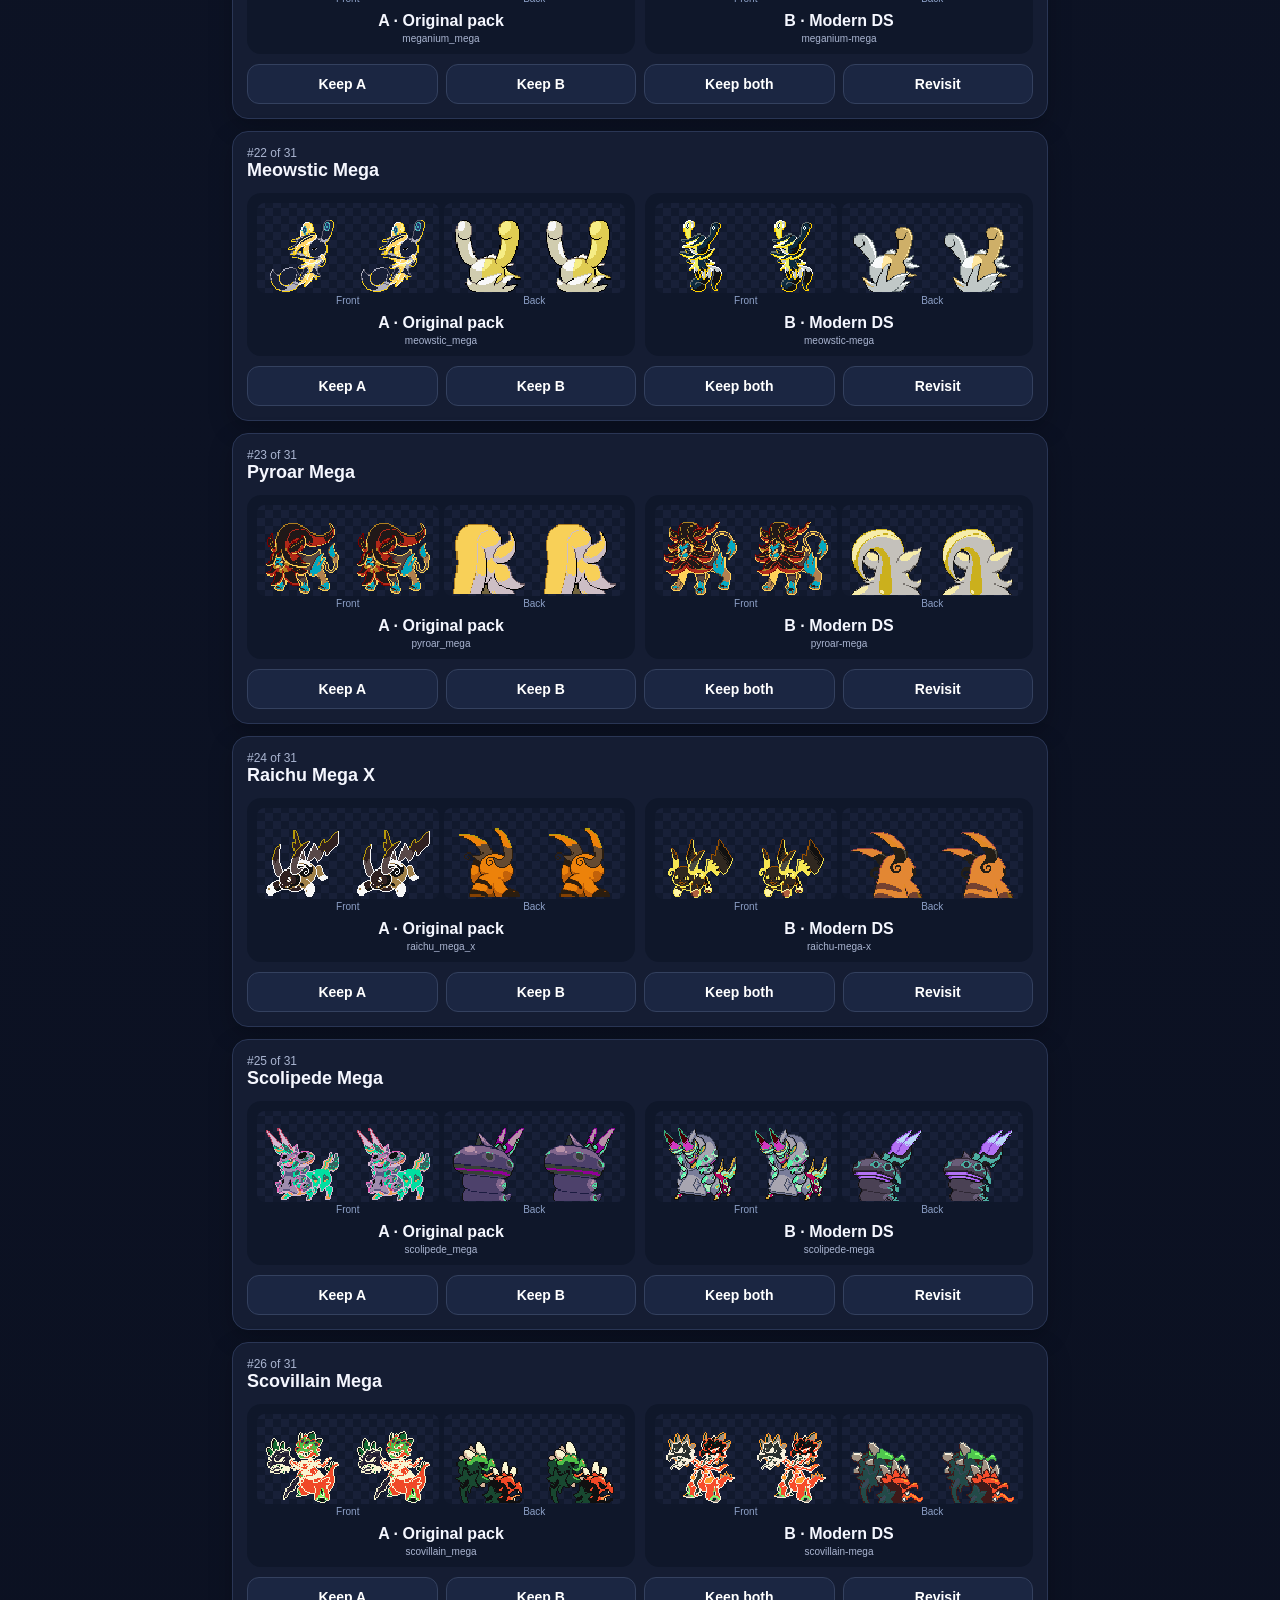
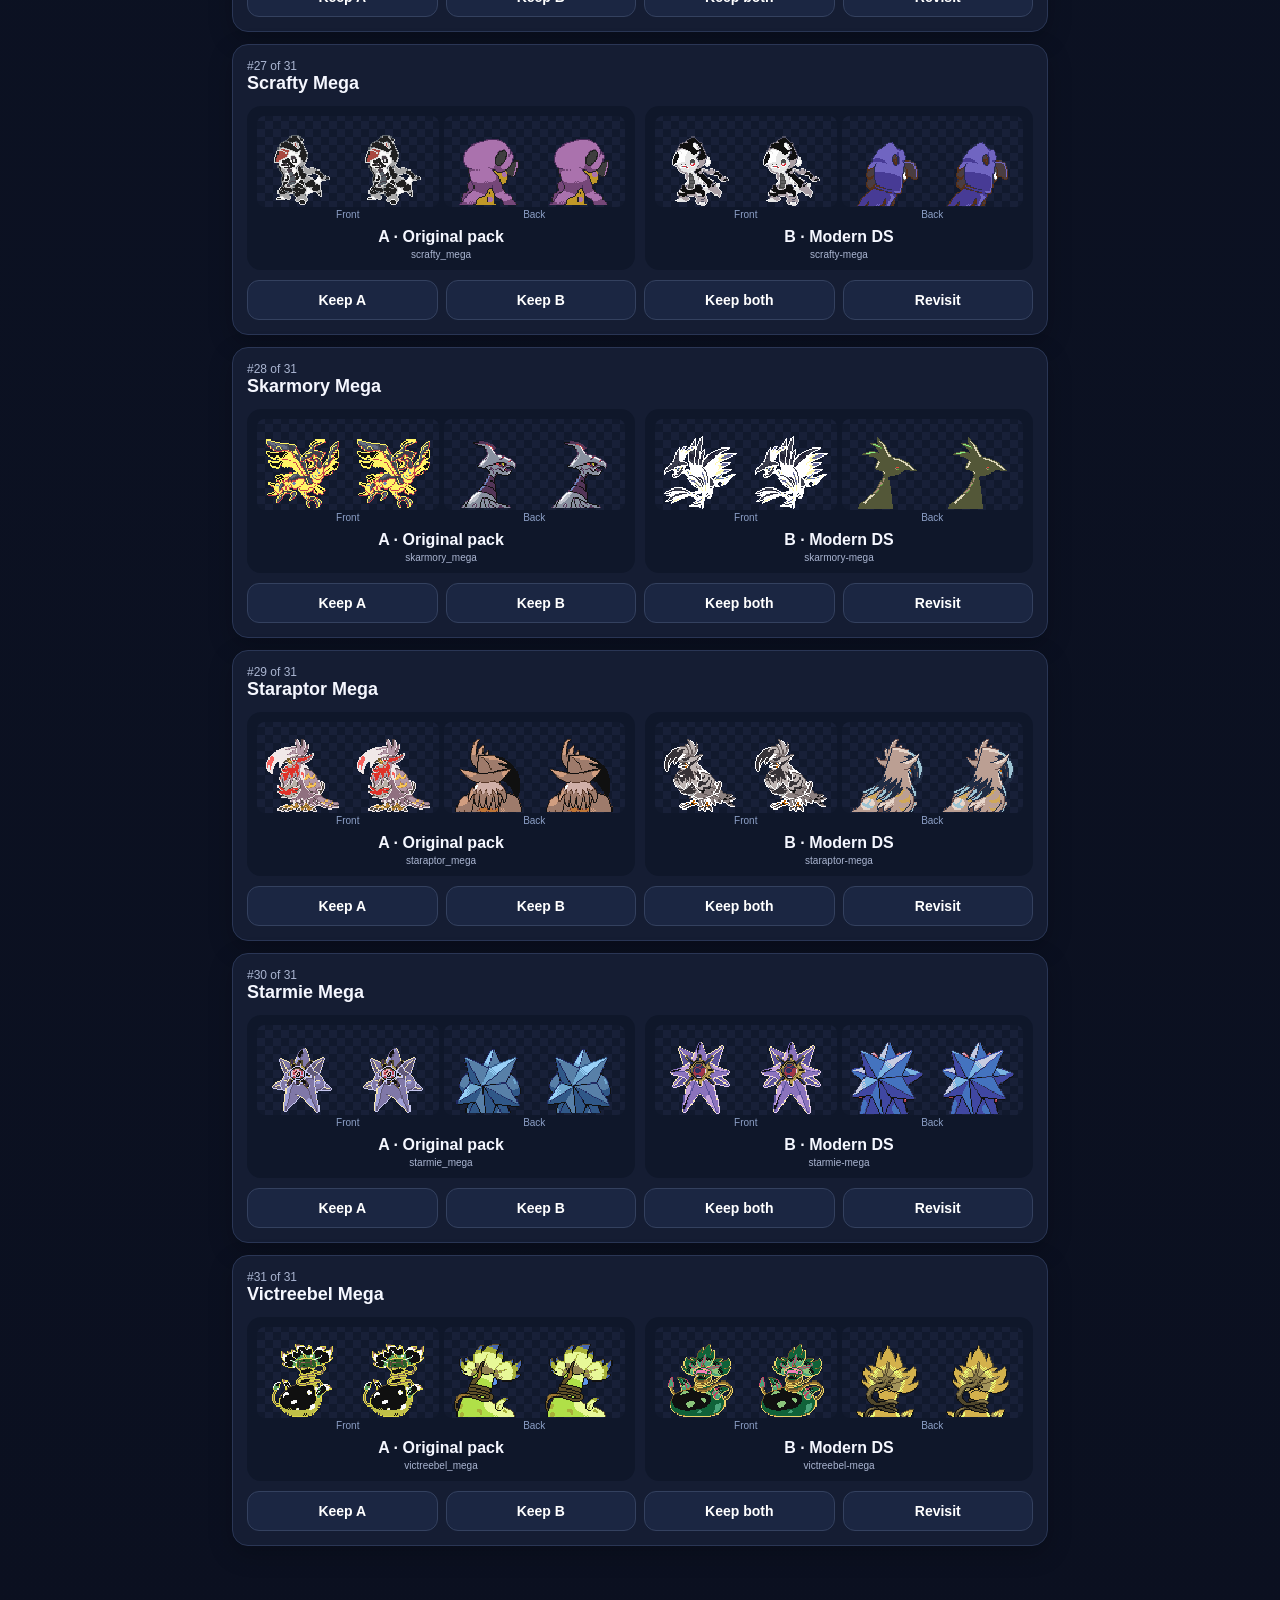
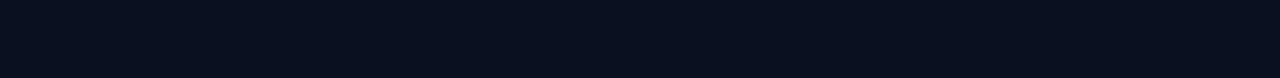
<file: sprite-audit-review.html>
<!doctype html>
<html lang="en">
<head>
<meta charset="utf-8">
<meta name="viewport" content="width=device-width,initial-scale=1,viewport-fit=cover">
<meta name="theme-color" content="#0b1020">
<title>Mercury Sprite Review</title>
<style>
:root{--bg:#0b1020;--card:#151d33;--card2:#0f172a;--line:#2a3655;--text:#f5f7ff;--muted:#aab5d1;--accent:#7aa2ff;--good:#31d0aa;--warn:#ffc857}
*{box-sizing:border-box}body{margin:0;background:linear-gradient(180deg,#090e1a,#0d1427 40%,#0b1020);color:var(--text);font-family:-apple-system,BlinkMacSystemFont,"Segoe UI",Roboto,Arial,sans-serif}
header{position:sticky;top:0;z-index:20;background:rgba(9,14,26,.95);backdrop-filter:blur(10px);border-bottom:1px solid var(--line);padding:14px 14px 10px}
h1{font-size:20px;margin:0 0 5px}.sub{font-size:13px;color:var(--muted);line-height:1.35}.progress{margin-top:10px;display:flex;gap:8px;align-items:center}
.bar{height:8px;background:#202b45;border-radius:999px;overflow:hidden;flex:1}.fill{height:100%;width:0;background:var(--good)}
main{max-width:840px;margin:auto;padding:12px 12px 120px}.intro{color:var(--muted);font-size:13px;line-height:1.4}
.card{background:var(--card);border:1px solid var(--line);border-radius:16px;margin:12px 0;padding:14px;box-shadow:0 8px 25px rgba(0,0,0,.22)}
.card h2{font-size:18px;margin:0 0 4px}.num{color:var(--muted);font-size:12px}.choices{display:grid;grid-template-columns:1fr 1fr;gap:10px;margin-top:12px}
.choice{background:var(--card2);border:2px solid transparent;border-radius:14px;padding:8px;text-align:center}.choice.selected{border-color:var(--accent);box-shadow:0 0 0 2px rgba(122,162,255,.15)}
.spritepair{display:grid;grid-template-columns:1fr 1fr;gap:5px}.spritepair figure{margin:0}.spritepair figcaption{font-size:10px;color:#8da0c7;margin-top:2px}
.spritepair img{width:100%;height:auto;image-rendering:pixelated;display:block;background:repeating-conic-gradient(#182038 0 25%,#11192d 0 50%) 0/16px 16px;border-radius:8px}
.label{font-weight:800;margin-top:8px}.folder{font-size:10px;color:var(--muted);word-break:break-all;margin-top:3px}
.buttons{display:grid;grid-template-columns:1fr 1fr 1fr 1fr;gap:8px;margin-top:10px}
button{appearance:none;border:1px solid #34415f;border-radius:12px;padding:11px 8px;background:#1b2642;color:white;font-weight:750;font-size:14px}
button.active{background:#365fae;border-color:#7aa2ff}.both.active{background:#276b5b;border-color:#46dbb4}.skip.active{background:#66511f;border-color:#ffc857}
.toolbar{position:fixed;left:0;right:0;bottom:0;z-index:25;background:rgba(9,14,26,.97);border-top:1px solid var(--line);padding:10px max(12px,env(safe-area-inset-left)) calc(10px + env(safe-area-inset-bottom));display:flex;gap:8px;justify-content:center}
.toolbar button{max-width:230px;flex:1}.primary{background:#315fb8;border-color:#7aa2ff}.danger{background:#331c27;border-color:#6b3447}
.loading{padding:30px;text-align:center;color:var(--muted)}
@media(max-width:600px){.card{padding:11px}.choices{gap:7px}.choice{padding:6px}.buttons{grid-template-columns:1fr 1fr}.toolbar button{font-size:12px;padding:10px 5px}}
</style>
</head>
<body>
<header>
  <h1>Mercury Sprite Duplicate-Concept Review</h1>
  <div class="sub">Choose between two different sprite sets for the same Mega/form. Exact duplicates and missing placeholder sprites were already removed. This page is review-only; it does not implement anything into the game.</div>
  <div class="progress"><div class="bar"><div class="fill" id="fill"></div></div><strong id="count">0/31 decided</strong></div>
</header>
<main>
  <p class="intro">A = original non-canon pack. B = modern DS-style resource. Each side shows front and back sheets. Tap a choice; your decisions save automatically on this device. When finished, use <b>Share decisions</b> or <b>Copy results</b> and send them back to ChatGPT.</p>
  <div id="cards" class="loading">Loading sprite comparisons…</div>
</main>
<div class="toolbar">
  <button class="primary" onclick="shareResults()">Share decisions</button>
  <button onclick="copyResults()">Copy results</button>
  <button class="danger" onclick="resetAll()">Reset</button>
</div>
<script>
const KEY='mercury_sprite_audit_choices_v2';
let pairs=[];
let state=JSON.parse(localStorage.getItem(KEY)||'{}');

function asset(folder, view){ return `sprite-audit-assets/${encodeURIComponent(folder)}_${view}.png`; }

function cardHTML(p,i){
  return `<section class="card" data-id="${p.id}" data-title="${p.title}" data-a="${p.a}" data-b="${p.b}">
    <div class="num">#${i+1} of ${pairs.length}</div>
    <h2>${p.title}</h2>
    <div class="choices">
      <div class="choice a">
        <div class="spritepair">
          <figure><img src="${asset(p.a,'front')}" alt="${p.title} A front"><figcaption>Front</figcaption></figure>
          <figure><img src="${asset(p.a,'back')}" alt="${p.title} A back"><figcaption>Back</figcaption></figure>
        </div>
        <div class="label">A · Original pack</div><div class="folder">${p.a}</div>
      </div>
      <div class="choice b">
        <div class="spritepair">
          <figure><img src="${asset(p.b,'front')}" alt="${p.title} B front"><figcaption>Front</figcaption></figure>
          <figure><img src="${asset(p.b,'back')}" alt="${p.title} B back"><figcaption>Back</figcaption></figure>
        </div>
        <div class="label">B · Modern DS</div><div class="folder">${p.b}</div>
      </div>
    </div>
    <div class="buttons">
      <button data-v="A" onclick="choose('${p.id}','A')">Keep A</button>
      <button data-v="B" onclick="choose('${p.id}','B')">Keep B</button>
      <button class="both" data-v="BOTH" onclick="choose('${p.id}','BOTH')">Keep both</button>
      <button class="skip" data-v="SKIP" onclick="choose('${p.id}','SKIP')">Revisit</button>
    </div>
  </section>`;
}

function choose(id,val){
  state[id]=val; localStorage.setItem(KEY,JSON.stringify(state));
  const card=document.querySelector(`[data-id="${id}"]`);
  if(card){
    card.querySelectorAll('button[data-v]').forEach(b=>b.classList.toggle('active',b.dataset.v===val));
    card.querySelector('.a').classList.toggle('selected',val==='A'||val==='BOTH');
    card.querySelector('.b').classList.toggle('selected',val==='B'||val==='BOTH');
  }
  renderProgress();
}
function renderProgress(){
  const done=pairs.filter(p=>state[p.id]).length;
  document.getElementById('count').textContent=`${done}/${pairs.length} decided`;
  document.getElementById('fill').style.width=`${pairs.length?done/pairs.length*100:0}%`;
}
function summaryText(){
  const rows=pairs.map(p=>`${p.title}: ${state[p.id]||'UNDECIDED'} | A=${p.a} | B=${p.b}`);
  return `Mercury sprite duplicate-concept review\n${rows.join('\n')}`;
}
async function copyResults(){
  const t=summaryText();
  try{await navigator.clipboard.writeText(t);alert('Decisions copied. Paste them back into ChatGPT.');}
  catch(e){prompt('Copy these decisions:',t);}
}
async function shareResults(){
  const t=summaryText();
  if(navigator.share){try{await navigator.share({title:'Mercury Sprite Audit',text:t});return;}catch(e){}}
  await copyResults();
}
function resetAll(){
  if(confirm('Clear all sprite choices saved on this device?')){state={};localStorage.removeItem(KEY);renderCards();}
}
function renderCards(){
  const el=document.getElementById('cards'); el.className=''; el.innerHTML=pairs.map(cardHTML).join('');
  for(const p of pairs){ if(state[p.id]) choose(p.id,state[p.id]); }
  renderProgress();
}
fetch('sprite-audit-pairs.json').then(r=>r.json()).then(d=>{pairs=d;renderCards();}).catch(e=>{
  document.getElementById('cards').textContent='Could not load the sprite review data. Refresh the page.';
});
</script>
</body>
</html>
</file>
